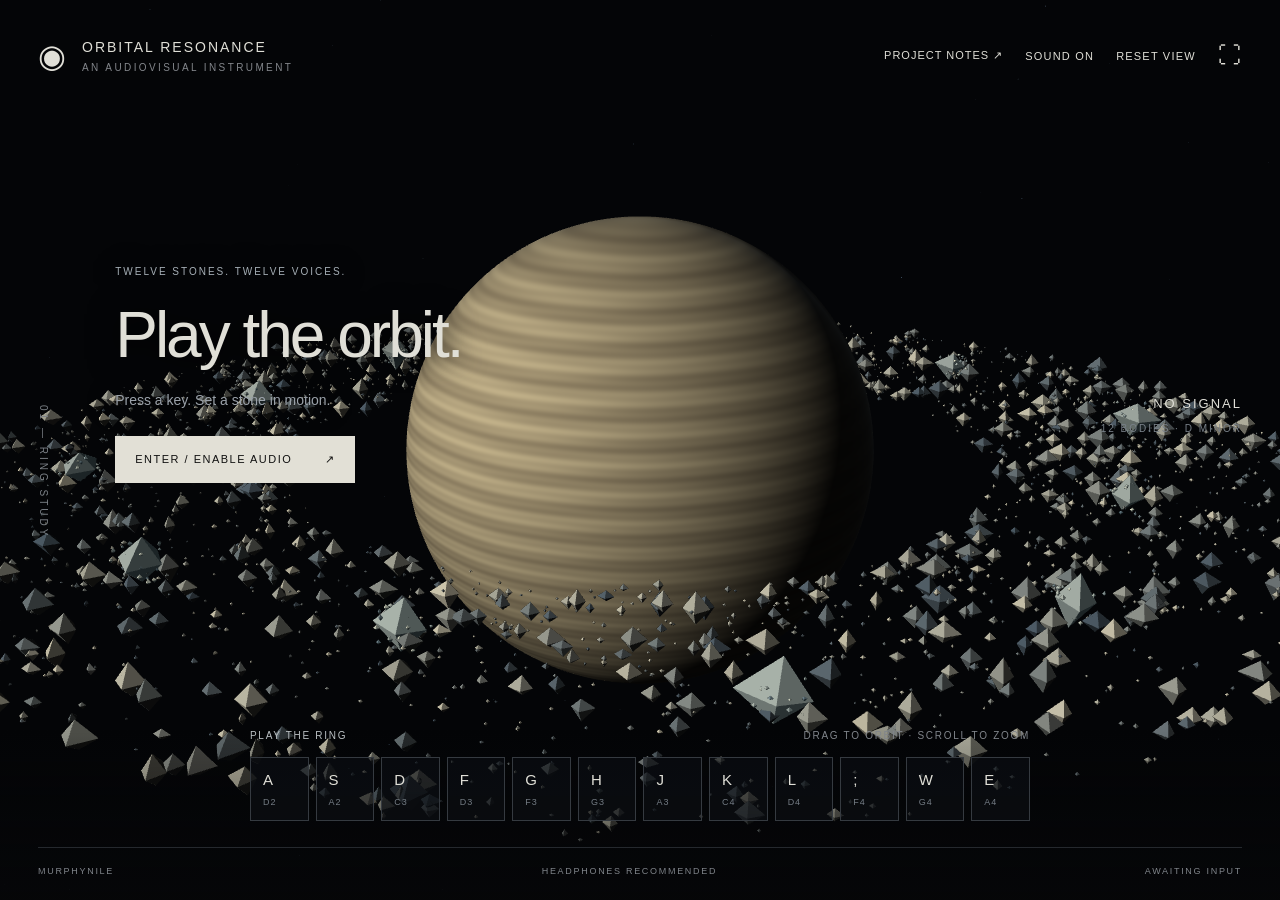
<file: orbital-resonance/index.html>
<!doctype html><html lang="en"><head><meta charset="utf-8"><meta name="viewport" content="width=device-width,initial-scale=1"><meta name="theme-color" content="#060709"><meta name="description" content="A playable planetary ring. Twelve stones, twelve voices. An audiovisual instrument by MurphyNile."><title>Orbital Resonance</title><link rel="icon" href="icon.svg"><link rel="stylesheet" href="style.css"></head><body><canvas id="space" aria-label="Interactive three dimensional planet and asteroid ring"></canvas><header><div class="identity"><span class="symbol">◉</span><div>ORBITAL RESONANCE<small>AN AUDIOVISUAL INSTRUMENT</small></div></div><div class="tools"><a href="README.md">PROJECT NOTES ↗</a><button id="sound" aria-label="Toggle sound">SOUND ON</button><button id="reset" aria-label="Reset view">RESET VIEW</button><button id="full" aria-label="Toggle fullscreen">⛶</button></div></header><main><div class="side">01 — RING STUDY</div><div class="readout"><span id="note">NO SIGNAL</span><small id="freq">12 BODIES · D MINOR</small><div id="meter"></div></div><div class="intro" id="intro"><span class="eyebrow">TWELVE STONES. TWELVE VOICES.</span><h1>Play the orbit.</h1><p>Press a key. Set a stone in motion.</p><button id="start">ENTER / ENABLE AUDIO <span>↗</span></button></div></main><footer><div class="instruction"><span>PLAY THE RING</span><span>DRAG TO ORBIT · SCROLL TO ZOOM</span></div><div id="keys" role="group" aria-label="Playable asteroid keys"></div><div class="bottom"><span>MURPHYNILE</span><span>HEADPHONES RECOMMENDED</span><span id="state">AWAITING INPUT</span></div></footer><div id="error" role="alert" hidden></div><script src="app.js"></script></body></html>
</file>
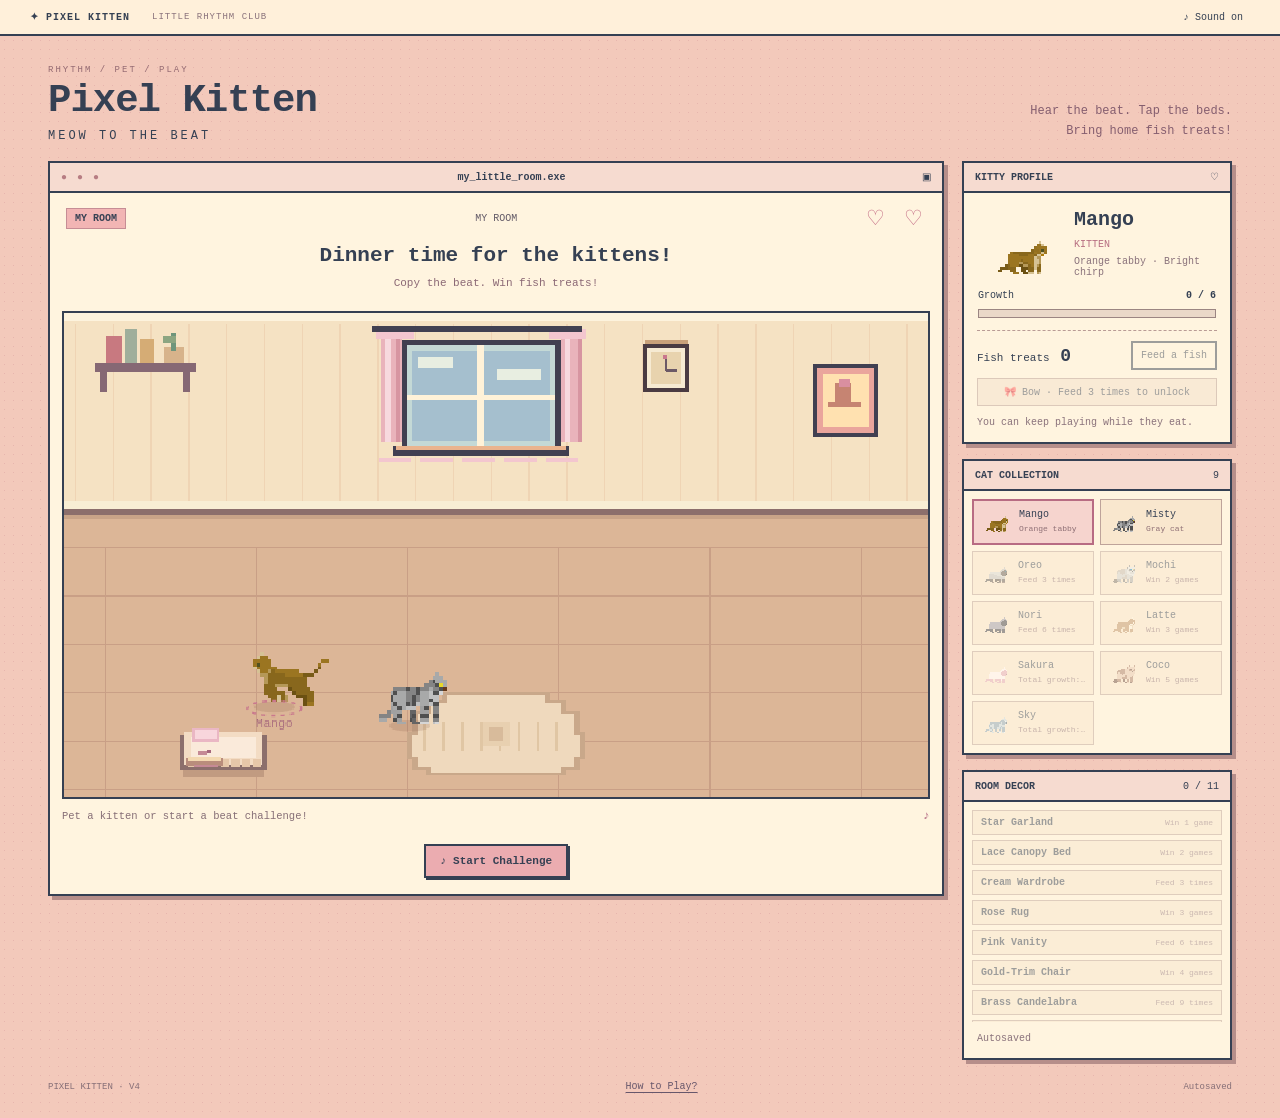
<file: pixel-kitten/Pixel_Kitten_EN.html>
<!doctype html>
<html lang="en">
<head>
<!-- pixel-kitten single-file build · generated by build.cjs · do not edit by hand -->
<meta charset="utf-8">
<meta name="viewport" content="width=device-width,initial-scale=1">
<title>Pixel Kitten · Meow to the Beat</title>
<style>
:root{--ink:#354053;--ink-soft:#6d6370;--pink:#e9a3a7;--cream:#fff4df;--panel:#fff6e7;--line:#b79d97;--muted:#8a727b;--rose:#b76e81;--mint:#8baa92}
*{box-sizing:border-box}
[hidden],button[hidden]{display:none!important}
body{margin:0;color:var(--ink);background:#f3c9bb;background-image:radial-gradient(#e7b5ae .7px,transparent .7px);background-size:9px 9px;font:13px 'Courier New','PingFang SC','Microsoft YaHei',monospace}
button{border:2px solid var(--ink);border-radius:0;background:var(--cream);color:var(--ink);padding:9px 13px;box-shadow:2px 2px 0 var(--ink);font:inherit;font-size:11px;cursor:pointer;transition:background .12s,transform .08s}
button:hover:not(:disabled){background:#ffdcb2}
button:active:not(:disabled){transform:translate(2px,2px);box-shadow:none}
button:focus-visible{outline:3px solid var(--rose);outline-offset:3px}
button:disabled{opacity:.48;cursor:default;box-shadow:none}
.primary{background:#ebacb0;font-weight:700}
canvas{image-rendering:pixelated;image-rendering:crisp-edges}
.desktop-bar{height:36px;display:flex;align-items:center;gap:22px;background:#fff0da;border-bottom:2px solid var(--ink);padding:0 max(20px,calc((100vw - 1220px)/2));font-size:10px;letter-spacing:1px}
.desktop-bar span{color:var(--muted);font-size:9px}
.desktop-bar button{margin-left:auto;border:0;padding:5px 7px;background:transparent;box-shadow:none;font-size:10px}
main{max-width:1240px;margin:0 auto;padding:25px 28px 0}
.desktop-heading{display:flex;justify-content:space-between;align-items:end;margin-bottom:19px}
.desktop-heading small{color:#946a72;letter-spacing:2px;font-size:9px}
h1{margin:5px 0 0;font-size:39px;letter-spacing:-1px;line-height:1.04}
h1 span{display:block;font-size:12px;letter-spacing:3px;font-weight:400;margin-top:8px}
.desktop-heading p{margin:0;color:#855e6f;font-size:12px;line-height:1.65;text-align:right}
.layout{display:grid;grid-template-columns:minmax(0,1fr) 270px;gap:18px;align-items:start}
.window{min-width:0;background:var(--cream);border:2px solid var(--ink);box-shadow:4px 4px 0 #b68e8a}
.titlebar{height:30px;background:#f6dbd0;border-bottom:2px solid var(--ink);padding:0 11px;display:flex;align-items:center;justify-content:space-between;gap:10px;font-size:10px}
.titlebar b{font-weight:700}
.dots{letter-spacing:2px;color:#b77d83}
.hud{min-height:39px;padding:11px 16px 0;display:flex;align-items:center;justify-content:space-between;gap:6px;font-size:11px}
#phase{padding:4px 8px;border:1px solid #c68d95;background:#f2b5b4;font-size:10px;font-weight:700}
#round{flex:1;text-align:center;font-size:10px;color:#625966}
#hearts{color:#c36b84;font-size:21px;letter-spacing:3px;white-space:nowrap}
.message{text-align:center;min-height:79px;padding:11px 12px 13px}
.message h2{font-size:21px;margin:0 0 7px;line-height:1.25}
.message p{font-size:11px;margin:0;color:#8b6875;line-height:1.45}
.scene{position:relative;margin:0 12px;aspect-ratio:16/9;background:#ead0b5;border:2px solid var(--ink);overflow:hidden}
#scene{display:block;width:100%;height:100%}
#bedControls{position:absolute;inset:0}
.bed-hit{position:absolute;width:21.8%;height:31%;padding:0;border:0;background:transparent!important;box-shadow:none;transform:translate(-50%,-65%);touch-action:manipulation}
.bed-hit:active{transform:translate(-50%,-65%)}
.bed-hit:hover:after,.bed-hit:focus-visible:after{content:'';position:absolute;inset:9%;border:2px dashed #fff8d7}
.bed-hit:disabled{opacity:1}
.bed-label{position:absolute;transform:translate(-50%,0);z-index:1;background:#fff0d6;border:1px solid #aa8b7c;color:#705b67;font-size:10px;line-height:1;padding:4px 6px;white-space:nowrap;pointer-events:none}
#overlay{position:absolute;inset:0;background:#fff1d7e8;display:flex;flex-direction:column;align-items:center;justify-content:center;text-align:center;gap:10px;padding:16px}
#overlay h2{font-size:31px;margin:0}
#overlay p{font-size:12px;line-height:1.6;margin:0;max-width:360px}
.bottom-strip{min-height:33px;margin:0 12px;display:flex;align-items:center;justify-content:space-between;gap:10px;color:#866e76;font-size:10.5px}
.bottom-strip #timer{color:#b36a84;font-size:12px;white-space:nowrap}
.game-actions{min-height:62px;padding:10px 12px 15px;display:flex;align-items:center;justify-content:center;gap:9px;flex-wrap:wrap}
.game-actions button{min-width:88px;padding:9px 14px}
aside{min-width:0;display:grid;gap:15px}
.profile{display:flex;align-items:center;gap:8px;padding:12px 11px 0}
.profile canvas{width:91px;height:76px;flex:none}
.profile h2{font-size:20px;margin:0 0 5px}
.profile span{font-size:10px;color:var(--rose)}
.profile p{font-size:10px;margin:5px 0 0;color:var(--muted)}
.growth{padding:9px 14px 12px;font-size:10px}
.growth span{display:flex;justify-content:space-between}
.growth>div{height:9px;margin-top:8px;background:#ead8c8;border:1px solid #9b8582}
.growth i{height:100%;display:block;background:#9dbb9d;width:0;transition:width .28s}
.inventory{margin:0 13px;display:flex;align-items:center;justify-content:space-between;gap:6px;border-top:1px dashed #b99b95;padding-top:10px;font-size:11px}
.inventory b{font-size:18px;margin-left:4px}
.inventory button{padding:7px 8px;font-size:10px;flex:none}
.dressup{padding:8px 13px 0}.dressup button{width:100%;padding:7px 6px;box-shadow:none;border:1px solid #b89b92;background:#f4e0cc;font-size:10px}
.small{font-size:10px;line-height:1.5;color:var(--muted);margin:9px 13px 12px}
#catList{padding:8px;display:grid;grid-template-columns:1fr 1fr;gap:6px;max-height:275px;overflow-y:auto}
.cat-option{min-width:0;display:flex;align-items:center;text-align:left;gap:4px;padding:5px 3px;background:#f9e7ce;border:1px solid #bea39a;box-shadow:none;font-size:10px}
.cat-option.selected{background:#f6d4ce;border:2px solid #b86c83}
.cat-option canvas{width:38px;height:32px;flex:none}
.cat-option span{min-width:0;overflow:hidden;text-overflow:ellipsis}
.cat-option small{display:block;font-size:8px;line-height:1.4;margin-top:3px;color:#8e6f75;white-space:nowrap;overflow:hidden;text-overflow:ellipsis}
#decorList{padding:8px;max-height:220px;overflow-y:auto;display:grid;gap:5px}
.decor-item{text-align:left;display:flex;flex-direction:row;align-items:center;justify-content:space-between;gap:4px;padding:6px 8px;font-size:10px;background:#f8e7cd;border:1px solid #bea39a;box-shadow:none}
.decor-item small{font-size:8px;color:#937880;text-align:right}
.decor-item.placed{background:#f4c9c7;border-color:#b76d81}
#catList::-webkit-scrollbar,#decorList::-webkit-scrollbar{width:6px}
#catList::-webkit-scrollbar-thumb,#decorList::-webkit-scrollbar-thumb{background:#c89f99}
footer{display:flex;justify-content:space-between;align-items:center;gap:12px;font-size:9px;color:#866f77;margin:18px 0 23px}
footer button{padding:3px 0;border:0;box-shadow:none;background:transparent;color:#67576b;font-size:10px;text-decoration:underline;text-underline-offset:3px}
dialog{max-width:min(490px,calc(100vw - 24px));max-height:86vh;overflow-y:auto;background:var(--cream);color:var(--ink);border:2px solid var(--ink);box-shadow:5px 5px 0 #b68e8a;padding:23px}
dialog::backdrop{background:#30364775}dialog h2{font-size:22px;margin:0 0 16px}dialog p{font-size:11px;line-height:1.8;margin:0 0 12px}.help-credit{color:var(--muted);font-size:9px}
.noscript{margin:18px;padding:15px;background:#fff1d9;border:2px solid var(--ink)}
@keyframes pkPulse{0%{filter:none}28%{filter:brightness(1.55) saturate(1.3)}100%{filter:none}}
.pulse{animation:pkPulse .45s ease-out}
/* Comparison is readable but secondary to the room. */
.compare{margin:9px 12px 0;padding:11px 13px;background:#fff7e6;border:1px solid #bba39a;color:#5e5262}
.cmp-head,.cmp-finale-head{display:flex;justify-content:space-between;align-items:center;gap:10px;margin-bottom:8px}
.cmp-head b,.cmp-finale-head b{font-size:12px}.cmp-head span,.cmp-finale-head span{font-size:10px;color:#90747b;text-align:right}
.cmp-row{display:flex;align-items:center;gap:9px;height:32px}
.cmp-label{width:38px;flex:none;font-size:11px;font-weight:700}
.cmp-track{position:relative;flex:1;height:27px;background:#f1dfc9;border:1px solid #d1b8a4;overflow:hidden}
.cmp-note{position:absolute;top:3px;width:18px;height:20px;line-height:18px;border:1px solid #685d68;transform:translateX(-50%);text-align:center;font-size:10px;font-weight:bold;color:#28313d}
.cmp-absent{background:#c9bcb1}
.cmp-key{display:flex;align-items:center;gap:6px;margin:8px 0 0;flex-wrap:wrap;font-size:9px;color:#8c7277}
.cmp-key i{width:9px;height:9px;margin-left:6px;border:1px solid #615765;display:inline-block}
.cmp-finale{margin-top:12px;padding-top:11px;border-top:1px dashed #c1a5a4}
.cmp-finale-head{margin:7px 0}.cmp-actions{display:flex;gap:7px;flex-wrap:wrap;margin:5px 0 9px}
.cmp-actions button{min-width:91px;padding:6px 10px;box-shadow:none;font-size:10px}
.cmp-stats{font-size:10px;color:#8c737a;margin:12px 0 1px}
/* During a challenge, the cats are the only interactive target. */
.challenge-mode aside{display:none!important}
.challenge-mode .layout{grid-template-columns:minmax(0,1fr)}
.challenge-mode .game-window{width:100%;max-width:905px;margin:auto}
.challenge-mode .desktop-heading{max-width:905px;margin:0 auto 15px}
.challenge-mode .desktop-heading p{display:none}
.challenge-mode main{padding-top:15px}
@media(max-width:850px){
 main{padding:18px 13px 0}.layout{grid-template-columns:minmax(0,1fr);gap:17px}
 aside{grid-template-columns:repeat(2,minmax(0,1fr))}aside .window:last-child{grid-column:1/-1}
 .desktop-heading h1{font-size:33px}.desktop-heading p{display:none}
 .desktop-bar{padding:0 13px}.desktop-bar>span{display:none}
 .message{min-height:72px}.scene{margin:0 8px}.bottom-strip{margin:0 8px}
 .compare{margin:7px 8px 0}.game-actions{padding:8px 9px 13px}
}
@media(max-width:520px){
 aside{grid-template-columns:minmax(0,1fr)}aside .window:last-child{grid-column:auto}
 .desktop-heading{margin-bottom:14px}.desktop-heading h1{font-size:29px}
 .desktop-bar{height:34px}.message h2{font-size:18px}.message p{font-size:10px}
 .scene{aspect-ratio:16/9}.hud{padding:9px 8px 0;min-height:33px}
 #phase{font-size:9px}#round{font-size:9px}#hearts{font-size:17px;letter-spacing:1px}
 .bed-label{font-size:8px;padding:2px 4px}
 .bottom-strip{font-size:9px;min-height:34px;align-items:center}
 .game-actions button{font-size:10px;padding:8px;min-width:76px}
 .cmp-label{width:30px;font-size:9px}.cmp-note{width:14px;height:18px;font-size:9px;line-height:16px}
 .cmp-head{flex-wrap:wrap}.cmp-head b{font-size:11px}.cmp-head span{font-size:9px}
 .cmp-finale-head span{font-size:9px}
}

</style>
</head>
<body>
<noscript><div class="noscript">Turn on JavaScript to play Pixel Kitten.</div></noscript>
<div class="desktop-bar"><b>✦ PIXEL KITTEN</b><span>LITTLE RHYTHM CLUB</span><button id="sound" type="button">♪ Sound on</button></div>
<main>
<header class="desktop-heading">
  <div><small>RHYTHM / PET / PLAY</small><h1>Pixel Kitten <span>MEOW TO THE BEAT</span></h1></div>
  <p>Hear the beat. Tap the beds.<br>Bring home fish treats!</p>
</header>
<div class="layout">
  <section class="window game-window" aria-label="Game screen">
    <div class="titlebar"><span class="dots">● ● ●</span><b id="windowTitle">my_little_room.exe</b><span>▣</span></div>
    <div class="hud"><span id="phase">MY ROOM</span><span id="round">MY ROOM</span><span id="hearts">♡ ♡</span></div>
    <div class="message"><h2 id="prompt">Dinner time for the kittens!</h2><p id="hint">Copy the beat. Win fish treats!</p></div>
    <div class="scene"><canvas id="scene" width="640" height="360" aria-label="Pixel kitten room"></canvas><div id="bedControls"></div><div id="overlay" hidden></div></div>
    <div id="compare" class="compare" hidden></div>
    <div class="bottom-strip"><span id="status">Pet a kitten or start a challenge!</span><strong id="timer">♪</strong></div>
    <div class="game-actions" id="actions"></div>
  </section>
  <aside aria-label="Kitten care and collection">
    <section class="window">
      <div class="titlebar"><b>KITTY PROFILE</b><span>♡</span></div>
      <div class="profile"><canvas id="portrait" width="96" height="80"></canvas><div><h2 id="catName">Mango</h2><span id="age">Kitten</span><p id="personality"></p></div></div>
      <div class="growth"><span>Growth <b id="growthText">0 / 6</b></span><div><i id="growthBar"></i></div></div>
      <div class="inventory"><span>Fish treats <b id="fish">0</b></span><button id="feed">Feed a fish</button></div>
      <div class="dressup"><button id="bow">🎀 Bow</button></div>
      <p id="feedNote" class="small">You can keep playing while they eat.</p>
    </section>
    <section class="window"><div class="titlebar"><b>CAT COLLECTION</b><span>9</span></div><div id="catList"></div></section>
    <section class="window"><div class="titlebar"><b>ROOM DECOR</b><span id="decorCount">0 / 11</span></div><div class="collectibles" id="decorList"></div><p class="small" id="saveStatus">Autosaved</p></section>
  </aside>
</div>
<footer><span>PIXEL KITTEN · V4</span><button id="help">How to Play?</button><span>Autosaved</span></footer>
</main>
<dialog id="helpDialog">
<h2>How to Play?</h2>
<p><b>Meet the Band</b> Tap the four beds. Each cat has its own meow.</p>
<p><b>Copy the Beat</b> Listen first, then tap the same cats in the same rhythm. Or press 1–4.</p>
<p><b>Four Rounds</b> Each round gets trickier. You get two misses per game. Win all four for 3 fish treats!</p>
<p><b>Freestyle</b> Make your own tune before or after the challenge. No scores! After a Good, you can practice again for free.</p>
<p><b>Kitten Care</b> Feed your cats, help them grow, and unlock new friends and furniture. Your game saves in this browser.</p>
<p class="help-credit">Cat pixel art by LuizMelo (Pet Cats Pack, CC0). More credits in SOURCES.md.</p>
<button id="closeHelp">Back to Game</button>
</dialog>
<script>
(function(root){
const CAT_COUNT=9,SLOT_COUNT=4,ROUND_COUNT=4,MAX_FAILURES=2;
const ROUND_NAMES=['Easy','Normal','Hard','Final'],ROUND_LENGTHS=[3,4,5,6];
const ROUND_GAPS=[[.95,1.1,.85],[.8,.95,1.05],[.65,.8,1.0],[.58,.7,.85]];
const TOL_MIN=.22,TOL_RATIO=.36;
const UNLOCK_RULES=[
 {kind:'free',hint:'Starter cat'},
 {kind:'free',hint:'Starter cat'},
 {kind:'feeds',need:3,hint:'Feed 3 times'},
 {kind:'wins',need:2,hint:'Win 2 games'},
 {kind:'feeds',need:6,hint:'Feed 6 times'},
 {kind:'wins',need:3,hint:'Win 3 games'},
 {kind:'growth',need:12,hint:'Total growth: 12'},
 {kind:'wins',need:5,hint:'Win 5 games'},
 {kind:'growth',need:24,hint:'Total growth: 24'},
];
// The room decorations follow the pink, cream and rosewood furniture mood of the reference sheet.
const DECOR=[
 {id:'garland',name:'Star Garland',en:'star garland',kind:'wins',need:1,hint:'Win 1 game'},
 {id:'canopy',name:'Lace Canopy Bed',en:'canopy bed',kind:'wins',need:2,hint:'Win 2 games'},
 {id:'wardrobe',name:'Cream Wardrobe',en:'wardrobe',kind:'feeds',need:3,hint:'Feed 3 times'},
 {id:'rug',name:'Rose Rug',en:'rose rug',kind:'wins',need:3,hint:'Win 3 games'},
 {id:'vanity',name:'Pink Vanity',en:'vanity',kind:'feeds',need:6,hint:'Feed 6 times'},
 {id:'armchair',name:'Gold-Trim Chair',en:'armchair',kind:'wins',need:4,hint:'Win 4 games'},
 {id:'candelabra',name:'Brass Candelabra',en:'candelabra',kind:'feeds',need:9,hint:'Feed 9 times'},
 {id:'screen',name:'Carved Screen',en:'folding screen',kind:'wins',need:5,hint:'Win 5 games'},
 {id:'chaise',name:'Rose Chaise',en:'chaise lounge',kind:'feeds',need:12,hint:'Feed 12 times'},
 {id:'tv',name:'Retro TV',en:'retro tv',kind:'wins',need:6,hint:'Win 6 games'},
 {id:'chest',name:'Travel Trunk',en:'steamer trunk',kind:'feeds',need:15,hint:'Feed 15 times'},
];
function tolerance(gap){return Math.max(TOL_MIN,gap*TOL_RATIO)}
// Compare two relative event lists ({cat,t}) purely from their real timestamps.
// The first click starts both timelines at 0, so reaction speed is never scored.
function compareAttempt(target,player){
 const events=[];
 for(let i=0;i<target.length;i++){
  const te=target[i],pe=player[i];
  let status='miss',targetGap=null,playerGap=null,delta=null;
  if(i===0){
   status=pe?(pe.cat===te.cat?'first':'order'):'miss';
  }else if(!pe){
   status='miss';
  }else if(pe.cat!==te.cat||player[i-1].cat!==target[i-1].cat){
   status='order';
  }else{
   targetGap=+(te.t-target[i-1].t).toFixed(3);
   playerGap=+(pe.t-player[i-1].t).toFixed(3);
   delta=+(playerGap-targetGap).toFixed(3);
   status=Math.abs(delta)<=tolerance(targetGap)?'on':delta<0?'early':'late';
  }
  events.push({i,cat:te.cat,playerCat:pe?pe.cat:null,targetGap,playerGap,delta,status});
 }
 return{target:target.map(e=>({cat:e.cat,t:e.t})),player:player.map(e=>({cat:e.cat,t:e.t})),events,played:player.length,total:target.length};
}
function totalGrowth(s){return s.growth.reduce((a,b)=>a+b,0)}
function makeRandom(seed){let a=(Number(seed)||1)>>>0;return function(){a=(a+0x6d2b79f5)|0;let t=Math.imul(a^(a>>>15),1|a);t=(t+Math.imul(t^(t>>>7),61|t))^t;return ((t^(t>>>14))>>>0)/4294967296}}
function pick(list,rand){return list[Math.floor(rand()*list.length)]}
// A small musical motif grows across four rounds, instead of four unrelated random strings.
// The reference is intentionally authored by the game. That is the standard being tested.
function roundTolerance(round,gap){return tolerance(gap)*(round>=2?.9:1)}
function makeRounds(seed){
 const rand=makeRandom(seed),order=[0,1,2,3];
 for(let i=order.length-1;i>0;i--){const j=Math.floor(rand()*(i+1));[order[i],order[j]]=[order[j],order[i]]}
 const motifs=[[0,1,0,2,1,3],[0,1,2,1,0,3],[0,1,0,2,3,2],[0,1,2,0,1,3]];
 const motif=pick(motifs,rand).map(n=>order[n]);
 const gapSets=[
  [[.94,1.05],[1.08,.91]],
  [[.85,1.02,.78],[.95,.78,1.08]],
  [[.72,.91,1.16,.68],[.81,1.1,.7,.87]],
  [[.64,.84,.56,1.08,.72],[.79,.57,1.06,.68,.61]]
 ];
 return ROUND_LENGTHS.map((len,r)=>{
  const gaps=pick(gapSets[r],rand);let t=0;
  const events=motif.slice(0,len).map((cat,i)=>{
   if(i)t+=gaps[i-1];
   return{cat,t:+t.toFixed(3)};
  });
  return{name:ROUND_NAMES[r],events};
 });
}
function signature(rounds){return rounds.map(r=>r.events.map(e=>e.cat+':'+e.t).join(',')).join('|')}
class Challenge{
 constructor(emit=()=>{}){
  this.emit=emit;this.phase='idle';this.round=0;this.failures=0;this.inputs=[];this.end=0;this.cursor=0;
  this.feedback='';this.reason='';this.accuracy=0;this.now=0;this.rounds=makeRounds(1);
  this.participants=[0,1,2,3];this.seed=1;this.lastSignature='';this.roundAttempts=[[],[],[],[]];
  this.lastAttempt=null;this.roundCleared=false;this.practicing=false;this.voluntaryRepeats=0;
  this.beforeComposition=[];this.afterComposition=[];this.composeMode='before';this.composeStart=0;
 }
 set(phase,now,end=Infinity){this.phase=phase;this.now=now;this.end=end;this.emit('phase',this)}
 start(now,options={}){
  const seed=Number.isInteger(options.seed)?options.seed:(Math.random()*0x7fffffff)|0;
  let rounds=options.rounds;
  if(!rounds){rounds=makeRounds(seed);let guard=0;while(signature(rounds)===this.lastSignature&&guard++<6)rounds=makeRounds((Math.random()*0x7fffffff)|0)}
  this.seed=seed;this.rounds=rounds;this.lastSignature=signature(rounds);
  this.participants=(options.participants||[0,1,2,3]).slice(0,SLOT_COUNT);
  this.round=0;this.failures=0;this.inputs=[];this.accuracy=0;this.feedback='';this.reason='';
  this.roundAttempts=[[],[],[],[]];this.lastAttempt=null;this.roundCleared=false;this.practicing=false;this.voluntaryRepeats=0;
  this.beforeComposition=[];this.afterComposition=[];this.composeMode='before';this.composeStart=0;
  if(options.skipFamiliar)this.startCompose(now,'before');else this.set('familiar',now,now+30);
 }
 countdown(now){this.inputs=[];this.cursor=0;this.set('countdown',now,now+3)}
 skip(now){if(this.phase==='familiar')this.startCompose(now,'before')}
 events(){return this.rounds[this.round].events}
 recordAttempt(result){
  const target=this.events().map(e=>({cat:e.cat,t:e.t}));
  const start=this.inputs.length?this.inputs[0].t:0;
  const player=this.inputs.map(p=>({cat:p.cat,t:+(p.t-start).toFixed(3)}));
  const attempt={round:this.round,result,accuracy:result==='Miss'?null:this.accuracy,target,player,
   comparison:compareAttempt(target,player),reason:this.reason,voluntary:this.practicing,
   index:this.roundAttempts[this.round].length+1,at:+this.now.toFixed(3)};
  this.roundAttempts[this.round].push(attempt);this.lastAttempt=attempt;return attempt;
 }
 advance(now){
  if(this.phase!=='feedback')return;
  if(this.feedback==='Miss'&&!this.roundCleared){this.countdown(now);return}
  this.practicing=false;this.roundCleared=false;
  if(this.round===ROUND_COUNT-1){this.set('won',now);return}
  this.round++;this.countdown(now);
 }
 practiceAgain(now){
  if(this.phase!=='feedback'||!this.roundCleared||this.feedback==='Perfect!')return false;
  this.practicing=true;this.voluntaryRepeats++;this.countdown(now);return true;
 }
 startCompose(now,kind='before'){
  if(kind==='after'&&this.phase!=='won')return false;
  if(kind==='after')this.afterComposition=[];
  this.composeMode=kind;this.composeStart=now;
  this.set(kind==='after'?'compose_after':'compose_before',now,now+6);return true;
 }
 composeInput(cat,now){
  if(!['compose_before','compose_after'].includes(this.phase))return false;
  const events=this.composeMode==='before'?this.beforeComposition:this.afterComposition;
  if(events.length>=64)return false;
  events.push({cat,id:this.participants[cat],t:now});
  this.emit('meow',{slot:cat,cat,at:now,source:this.phase});return true;
 }
 compositionRelative(kind='before'){
  const events=kind==='after'?this.afterComposition:this.beforeComposition;
  if(!events.length)return[];
  const first=events[0].t;
  return events.map(e=>({cat:e.cat,id:e.id,t:+(e.t-first).toFixed(3)}));
 }
 finishCompose(now){
  if(this.phase==='compose_before')this.countdown(now);
  else if(this.phase==='compose_after')this.set('won',now);
 }
 tick(now){this.now=now;
  if(this.phase==='familiar'&&now>=this.end)this.startCompose(now,'before');
  else if(this.phase==='countdown'&&now>=this.end){this.listenAt=now+.12;this.cursor=0;this.set('listen',now)}
  else if(this.phase==='listen'){
   const ev=this.events();
   while(this.cursor<ev.length&&now>=this.listenAt+ev[this.cursor].t){
    const e=ev[this.cursor++];this.emit('meow',{slot:e.cat,cat:e.cat,at:this.listenAt+e.t,source:'demo'});
   }
   const last=ev[ev.length-1];
   if(now>=this.listenAt+last.t+LENGTHS[this.participants[last.cat]]+.48){this.inputs=[];this.set('repeat',now,now+10)}
  }
  else if(this.phase==='repeat'&&now>this.end)this.fail('Beat unfinished',now);
  else if(['compose_before','compose_after'].includes(this.phase)&&now>=this.end)this.finishCompose(now);
  else if(this.phase==='feedback'&&now>=this.end)this.advance(now);
 }
 input(cat,now){
  if(!['familiar','repeat'].includes(this.phase))return false;
  this.emit('meow',{slot:cat,cat,at:now,source:'player'});
  if(this.phase==='familiar')return true;
  const seq=this.events(),i=this.inputs.length;
  if(i>=seq.length)return false;
  this.inputs.push({cat,t:now});
  if(cat!==seq[i].cat){this.fail('Wrong cat!',now);return true}
  if(i){
   const target=seq[i].t-seq[i-1].t,actual=now-this.inputs[i-1].t,tol=roundTolerance(this.round,target);
   if(Math.abs(actual-target)>tol){this.fail(actual<target?'Too fast!':'Too slow!',now);return true}
  }
  if(this.inputs.length===seq.length){
   const errors=this.inputs.slice(1).map((p,j)=>Math.abs((p.t-this.inputs[j].t)-(seq[j+1].t-seq[j].t))/roundTolerance(this.round,seq[j+1].t-seq[j].t));
   this.accuracy=Math.max(0,Math.min(100,Math.round(100-40*errors.reduce((a,b)=>a+b,0)/errors.length)));
   this.feedback=this.accuracy>=90?'Perfect!':'Good!';this.reason='Nailed the beat!';
   this.recordAttempt(this.feedback);this.roundCleared=true;
   // Good can be accepted or practiced voluntarily; no countdown forces a choice.
   this.set('feedback',now,this.feedback==='Good!'?Infinity:now+1.8);
  }else this.end=now+(seq[i+1].t-seq[i].t)+2;
  return true;
 }
 fail(reason,now){
  if(this.phase!=='repeat')return;
  if(!this.practicing&&!this.roundCleared)this.failures++;
  this.reason=reason;this.feedback='Miss';this.recordAttempt('Miss');
  if(this.failures>MAX_FAILURES){this.set('lost',now);return}
  this.set('feedback',now,this.roundCleared?Infinity:now+1.9);
 }
 cancel(){this.phase='idle'}
}
const LENGTHS=[.46,.62,.29,.74,.5,.56,.34,.66,.42];
const fresh=()=>({version:1,selected:0,fish:0,feeds:0,wins:0,growth:Array(CAT_COUNT).fill(0),decor:false,bow:false,placed:{}});
function normalize(v){const s=fresh();if(v&&v.version===1){
 for(const k of ['fish','feeds','wins'])s[k]=Math.max(0,Math.floor(Number(v[k])||0));
 if(Array.isArray(v.growth))for(let i=0;i<CAT_COUNT;i++)s.growth[i]=Math.max(0,Math.min(6,Math.floor(Number(v.growth[i])||0)));
 s.selected=Number.isInteger(v.selected)&&v.selected>=0&&v.selected<CAT_COUNT?v.selected:0;
 s.decor=!!v.decor;s.bow=!!v.bow;
 const placed=v.placed&&typeof v.placed==='object'?v.placed:{};
 for(const d of DECOR){const stored=d.id==='garland'&&placed.garland===undefined?v.decor:placed[d.id];s.placed[d.id]=!!stored}
 }return s}
function unlocked(s,id){if(!(id>=0&&id<CAT_COUNT))return false;const rule=UNLOCK_RULES[id];if(!rule)return false;if(rule.kind==='free')return true;if(rule.kind==='feeds')return s.feeds>=rule.need;if(rule.kind==='wins')return s.wins>=rule.need;if(rule.kind==='growth')return totalGrowth(s)>=rule.need;return false}
function unlockHint(s,id){const rule=UNLOCK_RULES[id]||{hint:''};return unlocked(s,id)?'Unlocked':rule.hint}
function decorUnlocked(s,id){const d=DECOR.find(x=>x.id===id);if(!d)return false;if(d.kind==='wins')return s.wins>=d.need;if(d.kind==='feeds')return s.feeds>=d.need;if(d.kind==='growth')return totalGrowth(s)>=d.need;if(d.kind==='free')return true;return false}
function decorHint(s,id){const d=DECOR.find(x=>x.id===id);return d?d.hint:''}
function toggleDecor(s,id){if(!decorUnlocked(s,id))return false;s.placed[id]=!s.placed[id];if(id==='garland')s.decor=s.placed[id];return true}
function feed(s){if(s.fish<1||s.growth[s.selected]>=6)return false;s.fish--;s.feeds++;s.growth[s.selected]++;return true}
function reward(s){s.wins++;s.fish+=3;return 3}
function nextFeedTarget(s,from=s.selected){for(let i=1;i<=CAT_COUNT;i++){const id=(from+i)%CAT_COUNT;if(unlocked(s,id)&&s.growth[id]<6)return id}return from}
// Rhythm club guests: the chosen kitten plus other owned kittens, topped up with visitors.
function pickParticipants(s,rand=Math.random){const owned=[];for(let i=0;i<CAT_COUNT;i++)if(unlocked(s,i))owned.push(i);const pool=owned.filter(id=>id!==s.selected);for(let i=pool.length-1;i>0;i--){const j=Math.floor(rand()*(i+1));[pool[i],pool[j]]=[pool[j],pool[i]]}const picks=[];if(owned.includes(s.selected))picks.push(s.selected);for(const id of pool){if(picks.length>=SLOT_COUNT)break;picks.push(id)}if(picks.length<SLOT_COUNT){const rest=[];for(let i=0;i<CAT_COUNT;i++)if(!picks.includes(i))rest.push(i);for(let i=rest.length-1;i>0;i--){const j=Math.floor(rand()*(i+1));[rest[i],rest[j]]=[rest[j],rest[i]]}for(const id of rest){if(picks.length>=SLOT_COUNT)break;picks.push(id)}}return picks.slice(0,SLOT_COUNT)}
const api={CAT_COUNT,SLOT_COUNT,ROUND_COUNT,MAX_FAILURES,DECOR,UNLOCK_RULES,tolerance,roundTolerance,totalGrowth,makeRounds,signature,compareAttempt,Challenge,LENGTHS,fresh,normalize,unlocked,unlockHint,decorUnlocked,decorHint,toggleDecor,feed,reward,nextFeedTarget,pickParticipants};if(typeof module!=='undefined')module.exports=api;else root.Kitten=api;
})(globalThis);

</script>
<script>
const CAT_SPRITES=[{"Idle": "[data-uri]", "Meow": "[data-uri]", "Run": "[data-uri]", "Sitting": "[data-uri]"}, {"Idle": "[data-uri]", "Meow": "[data-uri]", "Run": "[data-uri]", "Sitting": "[data-uri]"}, {"Idle": "[data-uri]", "Meow": "[data-uri]", "Run": "[data-uri]", "Sitting": "[data-uri]"}, {"Idle": "[data-uri]", "Meow": "[data-uri]", "Run": "[data-uri]", "Sitting": "[data-uri]"}];
const spriteImages=CAT_SPRITES.map(set=>Object.fromEntries(Object.entries(set).map(([k,v])=>{const img=new Image();img.src=v;img.onload=()=>{if(typeof profile==='function')profile()};return [k,img]})));
/* Original code-drawn room and fallback sprites. Downloaded CC0 sprites are loaded below when present. */
window.CATS=[
 {name:'Mango',cn:'Orange tabby',color:'#e8a04d',dark:'#b76d3e',light:'#f7d596',voice:'Bright chirp',base:0,ramp:null},
 {name:'Misty',cn:'Gray cat',color:'#89939d',dark:'#5c6877',light:'#c5cacf',voice:'Deep meow',base:1,ramp:null},
 {name:'Oreo',cn:'Tuxedo cat',color:'#e9e4d4',dark:'#454557',light:'#fff6e1',voice:'Tiny squeak',base:2,ramp:null},
 {name:'Mochi',cn:'Cream cat',color:'#e6cfa6',dark:'#b39a7c',light:'#fff3d8',voice:'Soft trill',base:3,ramp:null},
 {name:'Nori',cn:'Black cat',color:'#4b4b5b',dark:'#23232e',light:'#7d7d90',voice:'Raspy meow',base:2,ramp:['#1f1f2a','#3b3b49','#616174','#9a9aad']},
 {name:'Latte',cn:'Latte cat',color:'#c9a37a',dark:'#8a6547',light:'#efd9b7',voice:'Gentle meow',base:0,ramp:['#7d5a40','#bd9268','#e8cfae','#fff4df']},
 {name:'Sakura',cn:'Pink cat',color:'#eab7c4',dark:'#b57b8c',light:'#ffdde6',voice:'Sweet squeak',base:2,ramp:['#a86e82','#e2a8b8','#fbd4de','#fff4f7']},
 {name:'Coco',cn:'Chocolate cat',color:'#855b4a',dark:'#4d342b',light:'#c39b82',voice:'Low purr',base:3,ramp:['#3f2a24','#6d4b3f','#a87d68','#e8c7b0']},
 {name:'Sky',cn:'Blue cat',color:'#9db3c9',dark:'#64798d',light:'#dbe7f1',voice:'Clear call',base:1,ramp:['#4f6479','#8aa3b8','#c5d7e4','#f2f8fd']},
];
window.Art=(()=>{const ink='#414051';
 function rect(c,x,y,w,h,col){c.fillStyle=col;c.fillRect(Math.round(x),Math.round(y),w,h)}
 function hex(h){return [parseInt(h.slice(1,3),16),parseInt(h.slice(3,5),16),parseInt(h.slice(5,7),16)]}
 const tinted=new Map();
 function sheetFor(id,pose){const p=CATS[id],base=spriteImages[p.base]||spriteImages[0];const source=base[pose]||base.Idle;if(!p.ramp||!source||!source.complete||!source.naturalWidth)return source;const key=id+':'+pose;const cached=tinted.get(key);if(cached)return cached;
  try{const cv=document.createElement('canvas');cv.width=source.naturalWidth;cv.height=source.naturalHeight;const g=cv.getContext('2d');g.imageSmoothingEnabled=false;g.drawImage(source,0,0);const data=g.getImageData(0,0,cv.width,cv.height),px=data.data,ramp=p.ramp.map(hex);for(let i=0;i<px.length;i+=4){if(!px[i+3])continue;const l=(px[i]*.299+px[i+1]*.587+px[i+2]*.114)/255;const col=ramp[l<.28?0:l<.53?1:l<.76?2:3];px[i]=col[0];px[i+1]=col[1];px[i+2]=col[2]}g.putImageData(data,0,0);tinted.set(key,cv);return cv}catch(e){tinted.set(key,source);return source}}
 function cat(c,id,x,y,scale=3,frame=0,bow=false,pose='Idle',flip=false){
  const p=CATS[id]||CATS[0],sheetPose=pose==='Roll'?'Meow':pose==='Lie'||pose==='Eat'?'Idle':pose==='Walk'?'Run':pose;
  const im=sheetFor(id,sheetPose)||sheetFor(id,'Idle');
  if(im&&(im.complete===undefined||im.complete)&&(im.naturalWidth||im.width)){
   const count=Math.max(1,Math.round((im.naturalWidth||im.width)/50)),sc=scale*1.3;
   const f=pose==='Walk'?Math.floor(frame*4)%2:Math.floor(frame*(pose==='Roll'?14:pose==='Run'?14:10))%count;
   c.save();c.imageSmoothingEnabled=false;c.translate(Math.round(x),Math.round(y));if(flip)c.scale(-1,1);
   if(pose==='Lie'){const br=1+Math.sin(frame*2.2)*.02;c.scale(1.08,.78*br);c.drawImage(im,f*50,0,50,50,-25*sc,-25.5*sc,50*sc,50*sc)}
   else if(pose==='Eat'){const br=1+Math.sin(frame*10)*.02;c.scale(1.06,.8*br);c.drawImage(im,f*50,0,50,50,-25*sc,-26*sc,50*sc,50*sc)}
   else if(pose==='Roll'){const cy=-6*sc,hop=Math.sin(Math.max(0,Math.min(1,frame))*Math.PI)*7*scale;c.translate(0,cy-hop);c.rotate(frame*Math.PI*2);c.drawImage(im,f*50,0,50,50,-25*sc,-26*sc,50*sc,50*sc)}
   else{c.drawImage(im,f*50,0,50,50,Math.round(-25*sc),Math.round(-32*sc),50*sc,50*sc);if(bow){rect(c,4*sc,-9*sc,5*sc,2*sc,'#d7749a');rect(c,6*sc,-10*sc,2*sc,4*sc,'#ae5780')}}
   c.restore();return;
  }
  // Code-drawn fallback keeps every cat visible even before its sheet finishes loading.
  c.save();c.translate(Math.round(x),Math.round(y));if(flip)c.scale(-1,1);c.scale(scale,scale);const R=(x,y,w,h,col)=>rect(c,x,y,w,h,col);
  const tail=Math.sin(frame*9)>0?0:1;R(8,-10,4,2,ink);R(11,-15+tail,3,6,ink);R(12,-17+tail,2,3,ink);R(9,-9,3,1,p.color);R(12,-14+tail,1,4,p.color);
  R(-7,-12,15,11,ink);R(-6,-13,13,11,p.color);R(-7,-3,5,3,ink);R(3,-3,5,3,ink);R(-6,-3,3,2,p.light);R(4,-3,3,2,p.light);R(-3,-10,6,8,p.light);
  R(-9,-21,18,10,ink);R(-8,-22,4,3,ink);R(-8,-25,2,4,ink);R(-6,-23,2,3,ink);R(4,-22,4,3,ink);R(6,-25,2,4,ink);R(4,-23,2,3,ink);R(-8,-20,16,8,p.color);R(-7,-22,3,4,p.color);R(4,-22,3,4,p.color);R(-7,-22,1,2,'#dc9a98');R(6,-22,1,2,'#dc9a98');
  if(id===0){R(-2,-21,1,3,p.dark);R(1,-21,1,3,p.dark);R(-8,-17,2,1,p.dark);R(6,-17,2,1,p.dark);R(-6,-9,2,1,p.dark)}if(id===2){R(-7,-21,5,5,p.dark);R(3,-12,4,5,p.dark);R(4,-22,3,5,p.dark)}
  R(-5,-17,2,2,ink);R(3,-17,2,2,ink);R(-5,-17,1,1,'#fff8dc');R(3,-17,1,1,'#fff8dc');R(-3,-14,6,2,p.light);R(-1,-15,2,1,'#c77989');R(0,-13,1,Math.sin(frame*12)>0?2:1,ink);R(-10,-14,3,1,p.dark);R(7,-14,3,1,p.dark);if(bow){R(-4,-11,3,3,'#d56b8c');R(2,-11,3,3,'#d56b8c');R(-1,-10,3,1,'#a85677')}
  c.restore()}
 function shadow(c,x,y,w,alpha=.22){c.save();c.globalAlpha=alpha;c.fillStyle='#7d5344';
  if(typeof c.ellipse==='function'){c.beginPath();c.ellipse(x,y,w,w*.28,0,0,Math.PI*2);c.fill()}
  else c.fillRect(Math.round(x-w),Math.round(y-2),Math.round(w*2),4);
  c.restore()}
 function bowAt(c,x,y,s=1){rect(c,x-4*s,y-3*s,8*s,2*s,'#d7749a');rect(c,x-1*s,y-1*s,2*s,2*s,'#ae5780')}
 // Challenge cushion, tinted with the participating kitten's coat.
 function bed(c,id,x,y){const p=CATS[id]||CATS[0],R=(a,b,w,h,col)=>rect(c,x+a,y+b,w,h,col);
  R(-42,4,84,7,'#c19b81');
  R(-44,-8,88,16,ink);R(-41,-10,82,16,p.dark);R(-37,-12,74,14,p.color);R(-33,-11,66,10,p.light);
  for(let i=-30;i<=30;i+=15)R(i,-3,5,5,p.dark);
  R(-40,-10,6,4,'#f7e2c8');R(34,-10,6,4,'#f7e2c8');
  R(-46,-6,5,9,p.color);R(41,-6,5,9,p.color);
 }
 // A permanent little nap cushion so the room feels lived in from the first minute.
 function napBed(c){const R=(x,y,w,h,col)=>rect(c,x,y,w,h,col);
  R(88,340,60,5,'#c19b81');
  R(86,314,64,26,'#8c6f6c');R(89,312,58,24,'#f3dcc4');R(94,315,48,16,'#faeada');
  R(95,309,20,10,'#eab7c4');R(97,310,16,7,'#f8d6dc');
  for(let x=92;x<144;x+=8)R(x,332,6,6,'#e6c7a9');
 }
 function garland(c){const R=(x,y,w,h,col)=>rect(c,x,y,w,h,col);for(let j=0;j<7;j++){const x=100+j*68,y=8+(j%2)*7;R(x,0,1,y+4,'#94777a');R(x-3,y+3,7,8,'#e7b660');R(x-6,y+6,13,3,'#e7b660');R(x-1,y-1,3,3,'#f7e0a8')}}
 function windowView(c){const R=(x,y,w,h,col)=>rect(c,x,y,w,h,col);
  R(250,20,118,83,ink);R(254,24,110,75,'#c4d9d6');R(258,28,102,67,'#a5bfce');
  R(262,33,26,8,'#e8eee1');R(321,42,32,8,'#e8eee1');R(306,24,5,75,'#fff2d8');R(254,61,110,4,'#fff2d8');
  R(244,99,130,7,ink);R(246,99,126,3,'#eab48e');
  // Scalloped pink curtains tied at the sides.
  R(235,16,15,80,'#e9b3bb');R(238,16,4,80,'#f7d9de');R(246,16,3,80,'#d795a1');
  R(368,16,15,80,'#e9b3bb');R(371,16,4,80,'#f7d9de');R(381,16,3,80,'#d795a1');
  R(231,12,28,7,'#f3c6cf');R(359,12,28,7,'#f3c6cf');R(228,10,156,4,ink);
  for(let i=0;i<5;i++)R(233+i*31,108,24,3,'#f3c6cf');
 }
 function shelf(c){const R=(x,y,w,h,col)=>rect(c,x,y,w,h,col);
  R(23,37,75,7,'#866874');R(27,44,5,15,'#866874');R(88,44,5,15,'#866874');
  R(31,17,12,20,'#c87980');R(45,12,9,25,'#9fae9b');R(56,19,11,18,'#d5ac75');R(74,25,15,12,'#d7b38b');
  R(79,15,4,13,'#6e957b');R(73,17,10,5,'#8ca581');
 }
 function picture(c){const R=(x,y,w,h,col)=>rect(c,x,y,w,h,col);
  R(555,38,48,54,ink);R(558,41,42,48,'#eaa59c');R(562,45,34,40,'#ffe1b0');
  R(571,52,12,14,'#c68472');R(566,66,24,4,'#c68472');R(574,49,8,6,'#d98fa0');
 }
 function rug(c){const R=(x,y,w,h,col)=>rect(c,x,y,w,h,col);
  R(96,254,448,94,'#a9767f');R(102,259,436,84,'#e6bcc3');R(108,263,424,76,'#d9a3ad');
  R(116,268,408,66,'#e8c2c8');R(120,271,400,60,'#d9a3ad');
  for(let x=120;x<520;x+=20)R(x,271,1,60,'#cf97a3');
  // Central rose medallion.
  for(let i=0;i<4;i++){R(296-i*10,288+i*4,48+i*20,4,'#e8c2c8');R(296-i*10,316-i*4,48+i*20,4,'#e8c2c8')}
  R(296,288,48,32,'#c98e9b');R(304,294,32,20,'#e8c2c8');R(312,298,16,12,'#b7798a');R(316,301,8,6,'#f0d3d8');
  // Fringe on both short ends.
  for(let y=258;y<346;y+=6){R(92,y,4,3,'#e8c2c8');R(544,y,4,3,'#e8c2c8')}
 }
 function canopy(c){const R=(x,y,w,h,col)=>rect(c,x,y,w,h,col);
  for(const px of [22,132]){R(px,126,7,140,ink);R(px+1,128,5,136,'#8a564f');R(px+2,128,1,136,'#a86d60');R(px-2,119,11,8,ink);R(px-1,120,9,6,'#e0b968')}
  R(16,126,132,8,ink);R(18,127,128,5,'#8a564f');R(13,116,138,6,ink);R(16,117,132,4,'#e0b968');
  R(78,110,14,8,ink);R(80,111,10,5,'#e0b968');R(84,106,4,5,'#f3d8b6');
  // Headboard, mattress, pillows and duvet.
  R(30,178,108,32,ink);R(33,181,102,26,'#c9a17a');R(38,184,92,20,'#e6c9a3');R(54,187,7,14,'#e0b968');R(82,187,7,14,'#e0b968');
  R(26,204,112,32,ink);R(29,206,106,28,'#f6ead2');
  R(34,195,34,13,ink);R(36,196,30,10,'#fdf6e6');R(72,193,34,15,ink);R(74,194,30,12,'#fdf6e6');
  R(30,218,104,16,'#f0b7c2');for(let x=34;x<132;x+=12)R(x,218,2,16,'#e2a2b1');R(30,232,104,4,'#d98fa0');
  R(22,234,120,12,ink);R(24,235,116,9,'#8a564f');R(26,246,8,16,ink);R(130,246,8,16,ink);
  // Drapes and valance.
  R(18,133,11,104,'#f3c6cf');R(18,133,4,104,'#f8dbe0');R(25,133,3,104,'#e4a9b6');R(16,193,15,6,'#e0b968');
  R(126,133,11,104,'#f3c6cf');R(126,133,4,104,'#f8dbe0');R(133,133,3,104,'#e4a9b6');R(125,193,15,6,'#e0b968');
  R(22,132,116,12,'#f3c6cf');for(let x=26;x<134;x+=14)R(x,142,8,4,'#f3c6cf');
 }
 function wardrobe(c){const R=(x,y,w,h,col)=>rect(c,x,y,w,h,col);
  R(158,150,56,110,ink);R(161,153,50,104,'#f0e0c2');R(162,146,48,8,ink);R(164,148,44,5,'#f0e0c2');R(180,140,10,7,ink);R(182,141,6,4,'#c9a17a');
  R(165,161,18,92,'#e2cda6');R(189,161,18,92,'#e2cda6');
  R(168,166,12,28,'#f7ead0');R(192,166,12,28,'#f7ead0');R(168,200,12,34,'#f7ead0');R(192,200,12,34,'#f7ead0');
  R(181,205,2,6,'#e0b968');R(187,205,2,6,'#e0b968');R(166,152,40,2,'#d9c3a0');
  R(162,258,8,6,ink);R(202,258,8,6,ink);
 }
 function vanity(c){const R=(x,y,w,h,col)=>rect(c,x,y,w,h,col);
  R(240,150,42,60,ink);R(243,153,36,54,'#e0b968');R(246,156,30,48,'#c6d8de');R(250,160,4,26,'#e9f2f4');R(255,164,18,3,'#e9f2f4');
  R(238,206,46,5,'#e0b968');
  R(226,214,68,8,ink);R(228,215,64,5,'#f4e4c6');R(232,221,56,22,ink);R(234,222,52,19,'#e8d3ae');R(250,230,16,3,'#c9a17a');
  R(230,242,5,24,ink);R(286,242,5,24,ink);R(236,246,48,3,'#e8d3ae');
  R(248,254,28,8,ink);R(250,255,24,5,'#eab7c4');R(250,263,4,9,ink);R(270,263,4,9,ink);
  R(258,166,6,6,'#f3c6cf');
 }
 function armchair(c){const R=(x,y,w,h,col)=>rect(c,x,y,w,h,col);
  R(306,190,54,56,ink);R(309,193,48,50,'#eab7c4');R(313,197,40,40,'#f3cbd5');
  for(let x=317;x<352;x+=10)for(let y=202;y<232;y+=10)R(x,y,2,2,'#d99bab');
  R(300,230,66,26,ink);R(303,232,60,22,'#eab7c4');R(306,234,54,14,'#f7dbe1');
  R(296,218,11,36,ink);R(298,220,8,32,'#f0b7c2');R(349,218,11,36,ink);R(351,220,8,32,'#f0b7c2');
  R(302,256,5,11,'#e0b968');R(356,256,5,11,'#e0b968');R(299,236,4,3,'#e0b968');R(361,236,4,3,'#e0b968');
 }
 function chaise(c){const R=(x,y,w,h,col)=>rect(c,x,y,w,h,col);
  R(378,202,34,62,ink);R(381,205,28,56,'#e08fa5');R(385,209,20,20,'#f0b3c3');
  R(372,230,124,26,ink);R(375,232,118,22,'#ecb7c5');R(379,234,112,14,'#f7d3dc');
  R(390,222,28,13,ink);R(392,223,24,10,'#f6cbd4');
  R(486,218,13,40,ink);R(488,220,10,36,'#e08fa5');
  R(378,256,6,10,'#e0b968');R(486,256,6,10,'#e0b968');R(430,254,4,12,'#e0b968');
 }
 function screen(c){const R=(x,y,w,h,col)=>rect(c,x,y,w,h,col);
  const panels=[[508,162],[532,158],[556,162]];
  panels.forEach(([px,py],i)=>{R(px,py,26,100,ink);R(px+2,py+2,22,96,'#f3e2c4');R(px+4,py+6,18,88,'#efcdd2');
   R(px+7,py+14,12,12,'#d9a3ad');R(px+10,py+17,6,6,'#f8e3e7');R(px+11,py+34,5,26,'#c9b18a');
   R(px+8,py+70,10,14,'#e2c7a0');R(px+2,py+96,22,4,'#8c6f6c')});
 }
 function candelabra(c){const R=(x,y,w,h,col)=>rect(c,x,y,w,h,col);
  R(597,214,5,46,'#c9a45c');R(588,258,24,7,ink);R(590,257,20,3,'#e0b968');R(594,230,24,3,'#e0b968');
  for(const cx of [589,600,611]){R(cx,198,2,16,'#f6ead2');R(cx-1,193,4,6,'#f7b6c2');R(cx,192,2,3,'#fff2c8');R(cx-2,226,6,2,'#e0b968')}
 }
 function tv(c){const R=(x,y,w,h,col)=>rect(c,x,y,w,h,col);
  R(16,298,64,44,ink);R(19,301,58,38,'#e8a0ae');R(19,301,58,6,'#f3bcc6');
  R(23,307,34,26,ink);R(25,309,30,22,'#a9c6d3');R(27,311,7,4,'#e8f1f2');R(39,318,10,2,'#c3d8de');
  R(60,306,5,5,'#4a3b42');R(60,316,5,5,'#4a3b42');R(62,306,1,1,'#f6ead2');
  R(22,342,6,7,ink);R(68,342,6,7,ink);
  R(38,284,2,16,ink);R(50,284,2,16,ink);R(40,285,10,2,ink);
 }
 function chest(c){const R=(x,y,w,h,col)=>rect(c,x,y,w,h,col);
  R(562,308,66,40,ink);R(565,311,60,34,'#8a5a45');R(565,311,60,7,'#a8715a');
  R(576,311,5,34,'#e0b968');R(611,311,5,34,'#e0b968');R(585,322,18,10,'#e0b968');R(590,325,8,4,'#8c6f6c');
  R(565,326,60,2,'#6e4636');
 }

 function plainMat(c){const R=(x,y,w,h,col)=>rect(c,x,y,w,h,col);
  [[280,282,80,8],[268,288,104,10],[258,296,124,18],[254,312,132,20],[258,330,124,10],[268,338,104,6]].forEach(b=>R(...b,'#c9a88a'));
  [[284,284,72,6],[272,290,96,8],[262,298,116,16],[258,314,124,16],[262,328,116,10],[272,336,96,6]].forEach(b=>R(...b,'#efd9bd'));
  for(let x=266;x<374;x+=14)R(x,304,2,22,'#e0c6a4');
  R(310,304,20,18,'#e8d0b0');R(315,308,10,10,'#d8bb9b');
 }
 function wallClock(c){const R=(x,y,w,h,col)=>rect(c,x,y,w,h,col);
  R(430,20,32,3,'#c9a17a');R(429,23,34,36,'#4a3b42');R(432,26,28,30,'#f6ead2');R(435,29,22,24,'#e8d3ae');
  R(445,32,2,11,'#6b5966');R(446,42,8,2,'#6b5966');R(444,31,3,3,'#c9788d');
 }
 function bowl(c){const R=(x,y,w,h,col)=>rect(c,x,y,w,h,col);
  R(90,331,28,6,'#b98d7c');R(92,330,24,3,'#f3d8b0');
  R(99,326,7,3,'#c58a95');R(106,325,3,2,'#a5677c');R(96,336,18,2,'#c58a95');
 }
 function room(c,placed){const R=(x,y,w,h,col)=>rect(c,x,y,w,h,col);const d=placed&&typeof placed==='object'?placed:{garland:!!placed};
  R(0,0,640,360,'#dcb697');
  // Wallpaper, rails and floorboards.
  R(0,0,640,150,'#f5e2c3');for(let x=8;x<640;x+=28)R(x,8,1,134,'#efd4b4');
  R(0,0,640,6,'#fdf3dd');R(0,140,640,6,'#f8eed4');R(0,146,640,4,'#8c6f6c');
  R(0,150,640,3,'#c9a488');
  for(let y=174;y<360;y+=36){R(0,y,640,1,'#c99f86');for(let x=(y%72?30:86);x<640;x+=112)R(x,y,1,36,'#c99f86')}
  windowView(c);shelf(c);picture(c);wallClock(c);plainMat(c);
  if(d.garland)garland(c);
  if(d.rug)rug(c);
  if(d.canopy)canopy(c);
  if(d.wardrobe)wardrobe(c);
  if(d.vanity)vanity(c);
  if(d.armchair)armchair(c);
  if(d.chaise)chaise(c);
  if(d.screen)screen(c);
  if(d.candelabra)candelabra(c);
  if(d.chest)chest(c);
  if(d.tv)tv(c);
  napBed(c);bowl(c);
 }
 return{cat,bed,napBed,room,rect,shadow,bowAt};})();

</script>
<script>
window.CatAudio=(()=>{let ctx,master,muted=false,voices=[];
/* Nine little voices: pitch, length, waveform and moving formants. */
const VOICES=[
 {f:510,d:.46,wave:'triangle',bp:[1500,600],lp:3300,vib:8,vg:13,gain:.65},
 {f:340,d:.62,wave:'sawtooth',bp:[1000,480],lp:1800,vib:18,vg:9,gain:.3},
 {f:740,d:.29,wave:'triangle',bp:[2200,900],lp:4800,vib:11,vg:18,gain:.65},
 {f:620,d:.74,wave:'triangle',bp:[1700,720],lp:2900,vib:6,vg:22,gain:.65},
 {f:300,d:.55,wave:'sawtooth',bp:[900,420],lp:1500,vib:7,vg:10,gain:.36},
 {f:580,d:.5,wave:'triangle',bp:[1700,700],lp:3500,vib:7,vg:14,gain:.6},
 {f:840,d:.34,wave:'triangle',bp:[2600,1100],lp:5200,vib:13,vg:20,gain:.6},
 {f:420,d:.66,wave:'triangle',bp:[1200,520],lp:2200,vib:9,vg:16,gain:.62},
 {f:690,d:.58,wave:'triangle',bp:[2000,820],lp:4200,vib:5,vg:9,gain:.58},
];
async function init(){if(!ctx){ctx=new (window.AudioContext||window.webkitAudioContext)({latencyHint:'interactive'});master=ctx.createGain();master.gain.value=.65;const limiter=ctx.createDynamicsCompressor();master.connect(limiter).connect(ctx.destination)}await ctx.resume();return ctx}
function meow(id,when){if(!ctx)return;const v=VOICES[id]||VOICES[0],at=Math.max(ctx.currentTime+.006,when??ctx.currentTime),osc=ctx.createOscillator(),amp=ctx.createGain();
 osc.type=v.wave;osc.frequency.setValueAtTime(v.f*.7,at);osc.frequency.exponentialRampToValueAtTime(v.f*1.3,at+.07);osc.frequency.exponentialRampToValueAtTime(v.f*.94,at+v.d*.5);osc.frequency.exponentialRampToValueAtTime(v.f*.62,at+v.d);
 amp.gain.setValueAtTime(.0001,at);amp.gain.exponentialRampToValueAtTime(v.gain,at+.025);amp.gain.setValueAtTime(v.gain*.72,at+v.d*.4);amp.gain.exponentialRampToValueAtTime(.0001,at+v.d);
 const b1=ctx.createBiquadFilter(),b2=ctx.createBiquadFilter();b1.type='bandpass';b1.Q.value=2;b1.frequency.setValueAtTime(v.bp[0],at);b1.frequency.exponentialRampToValueAtTime(v.bp[1],at+v.d);b2.type='lowpass';b2.frequency.value=v.lp;
 osc.connect(b1).connect(b2).connect(amp).connect(master);
 const vibrato=ctx.createOscillator(),vg=ctx.createGain();vibrato.frequency.value=v.vib;vg.gain.value=v.vg;vibrato.connect(vg).connect(osc.frequency);
 osc.start(at);vibrato.start(at);osc.stop(at+v.d+.02);vibrato.stop(at+v.d+.02);
 voices.push(osc);osc.onended=()=>{voices=voices.filter(x=>x!==osc);osc.disconnect();vibrato.disconnect();vg.disconnect();b1.disconnect();b2.disconnect();amp.disconnect()};return at}
function stop(){voices.forEach(v=>{try{v.stop()}catch{}});voices=[]}
return{init,meow,stop,get time(){return ctx?.currentTime||0},get ready(){return !!ctx},toggle(){muted=!muted;if(master)master.gain.value=muted?0:.65;return muted}}})();

</script>
<script>
'use strict';
const $=id=>document.getElementById(id),STORE='pixel-kitten.rhythm.v1';
let state=Kitten.fresh(),storageOK=true;
try{state=Kitten.normalize(JSON.parse(localStorage.getItem(STORE)));}catch(e){storageOK=false}
if(!Kitten.unlocked(state,state.selected))state.selected=0;
let view='room',paused=false,pauseAt=0,sessionRewarded=false,anim=[],toast='',toastUntil=0,helpPaused=false;
let bits=[],lastReal=performance.now()/1000,drawIssue='',lastFeedClick=0,familiarSeen=false,bowlOwner=null,replayUntil=0;
const scene=$('scene'),ctx=scene.getContext('2d');ctx.imageSmoothingEnabled=false;
const W=640,H=360;
const ROAM={x1:118,x2:528,y1:278,y2:342};
const BED_SLOTS=[{x:116,y:292},{x:266,y:332},{x:408,y:286},{x:548,y:330}];
const FOOD={x:120,y:336};
const rand=(a,b)=>a+Math.random()*(b-a);
const clamp=(v,a,b)=>Math.max(a,Math.min(b,v));
function save(){try{localStorage.setItem(STORE,JSON.stringify(state));storageOK=true}catch(e){storageOK=false}$('saveStatus').textContent=storageOK?'Autosaved':'Save failed'}
function message(t){toast=t;toastUntil=performance.now()/1000+3.2}
function noteIssue(e){if(!drawIssue){drawIssue=(e&&e.message)||String(e);console.error('[pixel-kitten]',e)}}
function pulse(el){if(!el)return;el.classList.remove('pulse');void el.offsetWidth;el.classList.add('pulse')}
function scaleAt(y){const t=Math.max(0,Math.min(1,(y-ROAM.y1)/(ROAM.y2-ROAM.y1)));return 1.9+t*.62}
function makeCat(id,x,y,now){
 const lane=id%3;
 return{id,x,y,tx:x,ty:y,speed:rand(20,30),pace:rand(.8,1.2),mode:'idle',pose:'Idle',
  until:now+rand(.2,2.8),start:0,dir:Math.random()<.5?-1:1,scale:scaleAt(y),
  bubble:'',bubbleUntil:0,restChance:rand(.09,.26),runChance:rand(.28,.5),
  pauseMin:rand(.5,1.4),pauseMax:rand(1.6,3.6),lane,stuckT:now,stuckX:x,stuckY:y};
}
let cats=[];
function syncCats(silent){
 const owned=[];for(let i=0;i<Kitten.CAT_COUNT;i++)if(Kitten.unlocked(state,i))owned.push(i);
 cats=cats.filter(c=>owned.includes(c.id));
 const now=performance.now()/1000,added=owned.filter(id=>!cats.some(c=>c.id===id));
 for(const id of added){
  const x=ROAM.x1+((id*97+41)%(ROAM.x2-ROAM.x1));
  const y=clamp(ROAM.y1+10+(id%3)*22+rand(-6,6),ROAM.y1,ROAM.y2);
  cats.push(makeCat(id,x,y,now));
 }
 if(added.length&&!silent&&view==='room'){const c=CATS[added[0]];message(added.length>1?`New friends! Say hi to ${c.name}!`:`${c.name} moved in!`)}
}
function catOf(id){return cats.find(c=>c.id===id)}
function mealBusy(c){return !!c&&(c.mode==='tofood'||c.mode==='eat'||c.mode==='wait')}
function nextAvailable(from){let n=Kitten.nextFeedTarget(state,from);for(let i=0;i<Kitten.CAT_COUNT;i++){if(!mealBusy(catOf(n)))return n;const m=Kitten.nextFeedTarget(state,n);if(m===n)return n;n=m}return n}
function stepTo(c,dt){
 const dx=c.tx-c.x,dy=c.ty-c.y,d=Math.hypot(dx,dy)||1,step=Math.min(d,c.speed*dt);
 if(step<=0)return;
 c.x+=(dx/d)*step;c.y+=(dy/d)*step;
 if(Math.abs(dx)>.4)c.dir=dx>0?1:-1;
}
function chooseTarget(c,run){
 let tx=c.x,ty=c.y,tries=0;
 do{
  const d=run?rand(70,175):rand(35,125),a=rand(-Math.PI,Math.PI);
  tx=clamp(c.x+Math.cos(a)*d,ROAM.x1,ROAM.x2);
  ty=clamp(c.y+Math.sin(a)*d*.55,ROAM.y1,ROAM.y2);
 }while(Math.hypot(tx-c.x,ty-c.y)<24&&tries++<10);
 if(Math.random()<.28)ty=clamp(ROAM.y1+16+c.lane*22+rand(-7,7),ROAM.y1,ROAM.y2);
 c.tx=tx;c.ty=ty;
}
function beginWander(c,now){
 if(Math.random()<c.restChance){c.mode='rest';c.pose=Math.random()<.8?'Sitting':'Lie';c.until=now+rand(2,4.2);return}
 const run=Math.random()<c.runChance;
 c.mode='walk';c.run=run;c.pose=run?'Run':'Walk';
 c.speed=(run?rand(58,86):rand(20,30))*c.pace;
 chooseTarget(c,run);
 c.until=now+(run?rand(1.4,2.8):rand(3,6.5));
}
function settle(c,now){c.mode='idle';c.pose='Idle';c.until=now+rand(c.pauseMin,c.pauseMax);if(Math.random()<.25)c.dir*=-1}
function startEat(c,now){bowlOwner=c.id;c.mode='eat';c.x=FOOD.x;c.y=FOOD.y;c.dir=-1;c.pose='Eat';c.until=now+rand(1.05,1.35);addBits(c.x-8,c.y-30,'♥','#c46a83',2)}
function beginMeal(c,now){
 if(Math.hypot(c.x-FOOD.x,c.y-FOOD.y)<12){startEat(c,now);return}
 c.mode='tofood';c.tx=FOOD.x;c.ty=FOOD.y;c.speed=210;c.pose='Run';c.dir=c.tx>=c.x?1:-1;
}
function updateRoom(dt){
 const now=performance.now()/1000;
 for(const c of cats){
  if(c.mode==='react'){if(now>=c.until)settle(c,now);continue}
  if(c.mode==='eat'){if(now>=c.until)finishFeed(c);continue}
  if(c.mode==='wait'){c.pose='Sitting';if(bowlOwner===null){bowlOwner=c.id;beginMeal(c,now)}continue}
  if(c.mode==='tofood'){
   c.pose='Run';stepTo(c,dt);
   if(Math.hypot(c.x-FOOD.x,c.y-FOOD.y)<4)startEat(c,now);
   continue;
  }
  if(c.mode==='walk'){
   stepTo(c,dt);
   if(Math.hypot(c.x-c.tx,c.y-c.ty)<3||now>c.until)settle(c,now);
   continue;
  }
  // idle or resting: pick the next independent behaviour
  if(now>=c.until)beginWander(c,now);
 }
 // gentle separation; cats at the bowl are left alone
 for(let i=0;i<cats.length;i++)for(let j=i+1;j<cats.length;j++){
  const a=cats[i],b=cats[j];
  if(a.mode==='eat'||a.mode==='tofood'||b.mode==='eat'||b.mode==='tofood')continue;
  const dx=b.x-a.x,dy=b.y-a.y;
  if(Math.abs(dx)<40&&Math.abs(dy)<14){
   const px=(40-Math.abs(dx))*1.3*dt*(dx>=0?1:-1);
   a.x-=px;b.x+=px;
   if(Math.abs(dy)<6){const py=(6-Math.abs(dy))*.6*dt*(dy>=0?1:-1);a.y-=py;b.y+=py}
  }
 }
 for(const c of cats){
  if(c.mode!=='eat'){c.x=clamp(c.x,ROAM.x1,ROAM.x2);c.y=clamp(c.y,ROAM.y1,ROAM.y2)}
  c.scale=scaleAt(c.y);
  if(c.mode==='walk'||c.mode==='tofood'){
   if(now-c.stuckT>1.1){
    if(Math.hypot(c.x-c.stuckX,c.y-c.stuckY)<3&&c.mode==='walk')beginWander(c,now);
    c.stuckT=now;c.stuckX=c.x;c.stuckY=c.y;
   }
  }else{c.stuckT=now;c.stuckX=c.x;c.stuckY=c.y}
 }
 for(let i=bits.length-1;i>=0;i--){const b=bits[i];b.life-=dt;b.x+=b.vx*dt;b.y+=b.vy*dt;b.vy+=38*dt;if(b.life<=0)bits.splice(i,1)}
}
function addBits(x,y,char,color,n=3,spread=12){for(let i=0;i<n;i++)bits.push({x:x+rand(-spread,spread),y:y+rand(-6,6),vx:rand(-10,10),vy:rand(-34,-16),life:rand(1.1,2),char,color})}
function finishFeed(c){
 const now=performance.now()/1000;
 if(bowlOwner===c.id)bowlOwner=null;
 c.mode='walk';c.run=false;c.pose='Walk';c.speed=rand(22,32);
 chooseTarget(c,false);c.until=now+rand(2.5,5);
 addBits(c.x,c.y-34,'♥','#c46a83',2);
}
async function feedSelected(){
 if(view!=='room')return;
 const stamp=performance.now();
 if(stamp-lastFeedClick<320)return;
 lastFeedClick=stamp;
 const id=state.selected,c=catOf(id);
 if(!c)return;
 if(mealBusy(c)){message(`${CATS[id].name} is busy eating. Hang on!`);return}
 if(state.growth[id]>=6){message('All grown up! Pick another kitty.');return}
 if(state.fish<1){message('Out of fish? Win a challenge!');return}
 if(!Kitten.feed(state))return;
 save();
 const now=stamp/1000;
 if(bowlOwner===null){bowlOwner=id;beginMeal(c,now)}
 else{c.mode='wait';c.pose='Sitting';c.bubble='Waiting...';c.bubbleUntil=now+2;c.until=now+20}
 const next=nextAvailable(id);
 if(next!==id){state.selected=next;save()}
 addBits(c.x,c.y-34,'+1','#a5677c',1,2);
 pulse($('growthBar'));pulse($('fish'));
 if(next!==id)message(c.mode==='wait'?`${CATS[id].name} is waiting. Next up: ${CATS[next].name}`:`${CATS[id].name} is munching. Next: ${CATS[next].name}`);
 else message(state.growth[id]>=6?`${CATS[id].name} is all grown up!`:`${CATS[id].name} grew +1!`);
 refresh();
 if(await audioReady())CatAudio.meow(id);
}
function react(c){
 const now=performance.now()/1000;
 state.selected=c.id;save();
 if(mealBusy(c)){
  c.bubble=c.mode==='wait'?'Waiting...':'Nom nom!';c.bubbleUntil=now+1.1;
  addBits(c.x,c.y-30,'♥','#c46a83',2);
  refresh();
  CatAudio.init().then(()=>CatAudio.meow(c.id)).catch(()=>{});
  return;
 }
 const choices=['Roll','Lie','Meow','Sitting','purr'];
 const pose=choices[Math.floor(Math.random()*choices.length)];
 c.start=now;
 if(pose==='purr'){c.mode='react';c.pose='Sitting';c.until=now+1.4;c.bubble='Purr...';addBits(c.x,c.y-30,'♥','#c46a83',4)}
 else if(pose==='Roll'){c.mode='react';c.pose='Roll';c.until=now+1.05;c.bubble='Roll!';addBits(c.x,c.y-26,'♪','#c46a83',2)}
 else if(pose==='Lie'){c.mode='react';c.pose='Lie';c.until=now+2.2;c.bubble='Nap time!';addBits(c.x,c.y-24,'♡','#c46a83',2)}
 else if(pose==='Sitting'){c.mode='react';c.pose='Sitting';c.until=now+1.3;c.bubble='Sit!'}
 else{c.mode='react';c.pose='Meow';c.until=now+.9;c.bubble='Meow~';addBits(c.x,c.y-32,'♪','#c46a83',3)}
 c.bubbleUntil=Math.max(c.bubbleUntil,now+1.7);
 CatAudio.init().then(()=>CatAudio.meow(c.id)).catch(()=>{});
 refresh();
}
function catAt(x,y){
 const ordered=cats.slice().sort((a,b)=>b.y-a.y);
 for(const c of ordered){
  if(x>c.x-20*c.scale&&x<c.x+20*c.scale&&y>c.y-28*c.scale&&y<c.y+9*c.scale)return c;
 }
 return null;
}

const challenge=new Kitten.Challenge((event,data)=>{
 if(event==='meow'){
  const id=challenge.participants[data.slot]??data.slot;
  const at=CatAudio.meow(id,data.at);
  anim.push({id,at:at??data.at,end:(at??data.at)+(Kitten.LENGTHS[id]||.5)+.25});
 }
 if(event==='phase'){
  if(data.phase==='countdown'){anim=[];CatAudio.stop();replayUntil=0}
  if(data.phase==='won'&&!sessionRewarded){sessionRewarded=true;Kitten.reward(state);save();pulse($('fish'));refresh(true)}
  renderPhase();
 }
});
async function audioReady(){try{await CatAudio.init();return true}catch(e){message('Sound not working? Try Chrome, Edge, or Safari.');return false}}
function portrait(canvas,id,scale=2,bow=false){const c=canvas.getContext('2d');c.clearRect(0,0,canvas.width,canvas.height);c.imageSmoothingEnabled=false;Art.cat(c,id,canvas.width/2,canvas.height-7,scale,performance.now()/1000,bow)}
function catProfile(){
 const p=CATS[state.selected];
 $('catName').textContent=p.name;
 $('personality').textContent=p.cn+' · '+p.voice;
 $('age').textContent=state.growth[state.selected]>=3?'ADULT CAT':'KITTEN';
 $('growthText').textContent=state.growth[state.selected]+' / 6';
 $('growthBar').style.width=state.growth[state.selected]/6*100+'%';
 $('fish').textContent=state.fish;
 const sel=catOf(state.selected);
 const busy=mealBusy(sel);
 const canFeed=view==='room'&&!busy&&state.fish>0&&state.growth[state.selected]<6;
 $('feed').disabled=!canFeed;
 $('feed').textContent=sel&&sel.mode==='wait'?'Waiting...':busy?'Eating...':state.growth[state.selected]>=6?'Grown up':'Feed a fish';
 $('feedNote').textContent=busy?'Munching away. Keep playing!':state.growth[state.selected]>=6?'All grown up! Feed another kitty.':'You can keep playing while they eat.';
 portrait($('portrait'),state.selected,state.growth[state.selected]>=3?2.5:2.1,state.bow);
}
function catList(){
 $('catList').innerHTML=CATS.map((p,i)=>{
  const u=Kitten.unlocked(state,i);
  return `<button class="cat-option ${i===state.selected?'selected':''}" data-cat="${i}" ${!u||view!=='room'?'disabled':''}><canvas width="48" height="40" id="cat${i}"></canvas><span>${p.name}<small>${u?(state.growth[i]>=6?'All grown up!':p.cn):Kitten.unlockHint(state,i)}</small></span></button>`;
 }).join('');
 CATS.forEach((p,i)=>portrait($('cat'+i),i,1.15));
 document.querySelectorAll('[data-cat]').forEach(b=>b.onclick=()=>{
  const id=+b.dataset.cat;state.selected=id;save();refresh();message('Now petting '+CATS[id].name);
 });
}
function decorList(){
 const placed=Kitten.DECOR.filter(d=>state.placed[d.id]).length;
 $('decorCount').textContent=placed+' / '+Kitten.DECOR.length;
 $('decorList').innerHTML=Kitten.DECOR.map(d=>{
  const ok=Kitten.decorUnlocked(state,d.id),on=!!state.placed[d.id];
  return `<button class="decor-item${on?' placed':''}" data-decor="${d.id}" ${ok&&view==='room'?'':'disabled'}><b>${d.name}</b><small>${ok?(on?'✓ In room':'Tap to place'):d.hint}</small></button>`;
 }).join('');
 document.querySelectorAll('[data-decor]').forEach(b=>b.onclick=()=>{
  if(Kitten.toggleDecor(state,b.dataset.decor)){save();decorList();message(state.placed[b.dataset.decor]?'Placed!':'Put away!')}
 });
 $('bow').disabled=state.feeds<3||view!=='room';
 $('bow').textContent=state.feeds<3?'🎀 Bow · Feed 3 times to unlock':(state.bow?'🎀 Bow on · Tap to remove':'🎀 Put on a bow');
}
function refresh(silent){syncCats(silent);catProfile();catList();decorList()}
function buttons(list){$('actions').innerHTML='';list.forEach(([text,fn,primary])=>{const b=document.createElement('button');b.textContent=text;if(primary)b.className='primary';b.onclick=fn;$('actions').append(b)})}
function beds(){
 const enabled=!paused&&['familiar','repeat','compose_before','compose_after'].includes(challenge.phase);
 $('bedControls').innerHTML=view==='challenge'?challenge.participants.map((id,slot)=>{
  const pos=BED_SLOTS[slot],p=CATS[id];
  return `<button class="bed-hit" style="left:${pos.x/W*100}%;top:${pos.y/H*100}%" aria-label="${slot+1} ${p.name} ${p.cn}" data-bed="${slot}" ${enabled?'':'disabled'}></button><span class="bed-label" style="left:${pos.x/W*100}%;top:${(pos.y+13)/H*100}%">${slot+1} ${p.name}</span>`;
 }).join(''):'';
 document.querySelectorAll('[data-bed]').forEach(b=>b.onpointerdown=e=>{if(e.button>0)return;e.preventDefault();input(+b.dataset.bed)});
}
const STATUS_FILL={first:'#c8a27f',on:'#8faa7f',early:'#8aa4c4',late:'#c9788d',order:'#b45a62',miss:'#b9a99b'};
function stopReplay(){CatAudio.stop();anim=[];replayUntil=0}
function playSequence(events,label){
 const seq=(events||[]).filter(e=>e&&Number.isFinite(e.t));
 if(!seq.length){message('Nothing to play yet! Tap some beds first.');return}
 CatAudio.stop();anim=[];
 const started=CatAudio.time+.12;
 seq.forEach(e=>{
  const id=e.id??challenge.participants[e.cat]??e.cat;
  const at=CatAudio.meow(id,started+e.t);
  const when=at??started+e.t;
  anim.push({id,at:when,end:when+(Kitten.LENGTHS[id]||.5)+.25});
 });
 replayUntil=started+seq[seq.length-1].t+1.5;
 message(label||'Replay');
}
function renderCompare(){
 const panel=$('compare');
 const terminal=['feedback','won','lost'].includes(challenge.phase);
 if(view!=='challenge'||!terminal||!challenge.lastAttempt){panel.hidden=true;panel.innerHTML='';return}
 const a=challenge.lastAttempt,cmp=a.comparison;
 const max=Math.max(.8,...a.target.map(e=>e.t),...a.player.map(e=>e.t));
 const x=t=>4+91*(t/max);
 const name=slot=>(CATS[challenge.participants[slot]]||{}).name||`Cat ${slot+1}`;
 const fill=s=>STATUS_FILL[s]||STATUS_FILL.first;
 const note=(cat,t,status,title)=>`<span class="cmp-note" style="left:${x(t).toFixed(2)}%;background:${fill(status)}" title="${title}">${cat+1}</span>`;
 const target=a.target.map((e,i)=>note(e.cat,e.t,'first',`${name(e.cat)} · ${(e.t*1000).toFixed(0)}ms`)).join('');
 const player=a.target.map((e,i)=>{
  const pe=a.player[i],v=cmp.events[i],st=v?v.status:'miss';
  return pe?note(pe.cat,pe.t,st,`${name(pe.cat)} · ${(pe.t*1000).toFixed(0)}ms`)
   :`<span class="cmp-note cmp-absent" style="left:${x(e.t).toFixed(2)}%" title="No note">–</span>`;
 }).join('');
 const attempts=challenge.roundAttempts[a.round]||[];
 let summary=`Round ${a.round+1} · ${a.result}${a.accuracy==null?'':' · '+a.accuracy+'%'}`;
 if(attempts.length>1)summary+=` · Try ${attempts.length}`;
 let html=`<div class="cmp-head"><b>BEAT CHECK</b><span>${summary}</span></div>
 <div class="cmp-row"><span class="cmp-label">Demo</span><div class="cmp-track">${target}</div></div>
 <div class="cmp-row"><span class="cmp-label">Yours</span><div class="cmp-track">${player}</div></div>
 <p class="cmp-key"><i style="background:${fill('on')}"></i>On beat <i style="background:${fill('early')}"></i>Early <i style="background:${fill('late')}"></i>Late <i style="background:${fill('order')}"></i>Wrong cat</p>`;
 if(challenge.phase==='won'||challenge.phase==='lost'){
  const before=challenge.compositionRelative('before'),after=challenge.compositionRelative('after');
  const attemptsN=challenge.roundAttempts.reduce((sum,items)=>sum+items.length,0);
  html+=`<div class="cmp-finale"><div class="cmp-finale-head"><b>FREESTYLE</b><span>Just for fun · Before / After</span></div>
   <div class="cmp-actions">
   <button data-play="before" ${before.length?'':'disabled'}>▶ Before</button>
   <button data-play="after" ${after.length?'':'disabled'}>▶ After</button>
   </div>
   <div class="cmp-finale-head"><b>ROUND FOUR</b><span>Demo / Your beat</span></div>
   <div class="cmp-actions"><button data-play="target">▶ Demo</button><button data-play="player" ${challenge.roundAttempts[3].length?'':'disabled'}>▶ Yours</button></div>
   <p class="cmp-stats">${attemptsN} tries · ${challenge.voluntaryRepeats} bonus practices</p></div>`;
 }
 panel.innerHTML=html;panel.hidden=false;
 const paths={
  before:challenge.compositionRelative('before'),
  after:challenge.compositionRelative('after'),
  target:challenge.rounds[3].events.map(e=>({cat:e.cat,id:challenge.participants[e.cat],t:e.t})),
  player:(challenge.roundAttempts[3].slice(-1)[0]||{player:[]}).player.map(e=>({cat:e.cat,id:challenge.participants[e.cat],t:e.t}))
 };
 panel.querySelectorAll('[data-play]').forEach(b=>b.onclick=()=>playSequence(paths[b.dataset.play],'▶ Playing...'));
}
function statusLine(){
 if(drawIssue)return 'Oops! Refresh to try again.';
 if(view==='room')return 'Pet a kitten or start a beat challenge!';
 const c=challenge,left=Math.max(0,Kitten.MAX_FAILURES-c.failures);
 if(c.phase==='won')return 'You won! +3 fish treats';
 if(c.phase==='lost')return 'Game over. Try again?';
 if(c.phase==='compose_before'||c.phase==='compose_after')return 'Tap the beds or press 1–4 · No scores!';
 if(c.phase==='feedback')return c.feedback==='Miss'?c.reason:c.feedback==='Good!'?'You got it! Next or practice again?':'Great job!';
 if(c.phase==='familiar')return 'Tap the beds to hear each meow · Or press 1–4';
 if(c.phase==='countdown')return 'Get ready to listen!';
 if(c.phase==='listen')return 'Listen to the cats and their beat.';
 return `Your turn! ${left} misses left`;
}
function renderPhase(){
 if(view!=='challenge')return;
 document.body.classList.add('challenge-mode');
 const c=challenge,p=c.phase;
 catProfile();beds();
 $('windowTitle').textContent='rhythm_garden.exe';
 const limit=Math.round(Kitten.roundTolerance(c.round,.5)*1000);
 $('round').textContent=`Round ${c.round+1} / 4 · ${c.round<2?'Warm-up':'Tricky'}`;
 $('round').title=`Timing tolerance starts at ${limit}ms; longer gaps allow more wiggle room.`;
 if(p==='familiar')$('round').textContent='Meet the cats · 30s';
 if(p==='compose_before')$('round').textContent='Before · Freestyle';
 if(p==='compose_after')$('round').textContent='After · Freestyle';
 if(p==='won'||p==='lost')$('round').textContent='Game results';
 const left=Math.max(0,Kitten.MAX_FAILURES-c.failures);
 $('hearts').textContent='♥'.repeat(left)+'♡'.repeat(Kitten.MAX_FAILURES-left);
 $('hearts').title=`${left} misses left`;
 $('overlay').hidden=true;
 const copy={
  familiar:['TRY','Meet the four cats','Tap each bed and learn the meows.'],
  compose_before:['JAM','Make your own tune!','6s · No scores'],
  countdown:['READY','Get ready to listen!','Wait for the demo to end.'],
  listen:['LISTEN','Listen closely!','Remember the cats and the pauses.'],
  repeat:['YOUR TURN','Copy that beat!','Tap the beds or press 1–4.'],
  feedback:['RESULT',c.feedback==='Miss'?'Try again!':c.feedback==='Good!'?'Nice one!':'Perfect!',c.reason],
  compose_after:['JAM','One more jam?','6s · No scores · Skip anytime'],
  won:['DONE','Fish treats +3!','All done. Enjoy your fish!'],
  lost:['GAME OVER','One more go?','No misses left.']
 }[p];
 if(copy){$('phase').textContent=copy[0];$('prompt').textContent=copy[1];$('hint').textContent=copy[2]}
 let opts;
 if(p==='familiar')opts=[['Skip intro',()=>challenge.skip(CatAudio.time)],['Back to Room',back]];
 else if(p==='compose_before')opts=[['Start!',()=>challenge.finishCompose(CatAudio.time),true],['▶ Replay',()=>playSequence(c.compositionRelative('before'),'FREESTYLE'),false],['Back to Room',back]];
 else if(p==='compose_after')opts=[['Finish',()=>challenge.finishCompose(CatAudio.time),true],['▶ Replay',()=>playSequence(c.compositionRelative('after'),'FREESTYLE')]];
 else if(p==='feedback'){
  opts=[['Next',()=>c.advance(CatAudio.time),true]];
  if(c.roundCleared&&c.feedback!=='Perfect!')opts.push(['Practice Again',()=>c.practiceAgain(CatAudio.time)]);
  if(!c.roundCleared)opts.push(['Hear It Again',()=>c.advance(CatAudio.time)]);
 }else if(p==='won')opts=[['Back to Room',back,true],['Freestyle!',()=>c.startCompose(CatAudio.time,'after')],['Play Again',start]];
 else if(p==='lost')opts=[['Try Again',start,true],['Back to Room',back]];
 else opts=[['Pause',pause],['Back to Room',back]];
 buttons(opts);
 if(p==='won'||p==='lost'){
  $('overlay').hidden=false;
  $('overlay').innerHTML=p==='won'?'<h2>+3 🐟</h2><p>Added to your stash!</p>':'<h2>Try again?</h2><p>Try again with two fresh misses!</p>';
 }
 renderCompare();
}
async function start(){
 if(!await audioReady())return;
 CatAudio.stop();anim=[];replayUntil=0;view='challenge';paused=false;sessionRewarded=false;document.body.classList.add('challenge-mode');
 $('compare').hidden=true;$('compare').innerHTML='';
 bowlOwner=null;
 cats.forEach(c=>{if(c.mode==='tofood'||c.mode==='eat'||c.mode==='wait'){c.mode='idle';c.pose='Idle';c.until=performance.now()/1000+rand(.3,1.2)}});
 const participants=Kitten.pickParticipants(state);
 challenge.start(CatAudio.time,{participants,skipFamiliar:familiarSeen});
 familiarSeen=true;
 refresh(true);
}
function back(){
 CatAudio.stop();replayUntil=0;challenge.cancel();paused=false;view='room';anim=[];document.body.classList.remove('challenge-mode');
 $('compare').hidden=true;$('compare').innerHTML='';
 $('overlay').hidden=true;$('windowTitle').textContent='my_little_room.exe';$('phase').textContent='MY ROOM';
 $('round').textContent='MY ROOM';$('hearts').textContent='♡ ♡';
 $('prompt').textContent='Dinner time for the kittens!';
 $('hint').textContent='Copy the beat. Win fish treats!';
 $('timer').textContent='♪';
 buttons([['♪ Start Challenge',start,true]]);
 bowlOwner=null;
 cats.forEach(c=>{c.bubble='';if(c.mode==='tofood'||c.mode==='eat'||c.mode==='wait'){c.mode='idle';c.pose='Idle';c.until=performance.now()/1000+rand(.3,1.2)}});
 bits=[];beds();
 refresh();
}
function pause(){
 if(view!=='challenge'||paused||['won','lost'].includes(challenge.phase))return;
 paused=true;pauseAt=CatAudio.time;CatAudio.stop();anim=[];beds();
 $('overlay').hidden=false;
 $('overlay').innerHTML='<h2>PAUSED</h2><p>The round will replay. No misses lost.</p>';
 buttons([['Resume',resume,true],['Back to Room',back]]);
}
async function resume(){
 if(!await audioReady())return;
 const old=challenge.phase;paused=false;
 if(['familiar','feedback','compose_before','compose_after'].includes(old)){challenge.end+=CatAudio.time-pauseAt;renderPhase()}
 else challenge.countdown(CatAudio.time);
}
function input(slot){
 if(paused||view!=='challenge')return;
 if(['compose_before','compose_after'].includes(challenge.phase)){
  if(replayUntil>CatAudio.time)stopReplay();
  challenge.composeInput(slot,CatAudio.time);
  return;
 }
 challenge.input(slot,CatAudio.time);
}
$('feed').onclick=feedSelected;
$('bow').onclick=()=>{state.bow=!state.bow;save();refresh()};
$('sound').onclick=async()=>{if(await audioReady())$('sound').textContent=CatAudio.toggle()?'♪ Sound off':'♪ Sound on'};
$('help').onclick=()=>{helpPaused=view==='challenge'&&!paused;if(helpPaused)pause();$('helpDialog').showModal()};
$('closeHelp').onclick=()=>$('helpDialog').close();
scene.addEventListener('pointerdown',e=>{
 if(view!=='room')return;
 const r=scene.getBoundingClientRect(),x=(e.clientX-r.left)/r.width*W,y=(e.clientY-r.top)/r.height*H;
 const hit=catAt(x,y);
 if(hit)react(hit);
});
scene.addEventListener('pointermove',e=>{
 if(view!=='room'){scene.style.cursor='default';return}
 const r=scene.getBoundingClientRect(),x=(e.clientX-r.left)/r.width*W,y=(e.clientY-r.top)/r.height*H;
 scene.style.cursor=catAt(x,y)?'pointer':'default';
});
document.addEventListener('keydown',e=>{
 if(e.repeat||!['1','2','3','4'].includes(e.key)||$('helpDialog').open||e.target.matches('input,textarea'))return;
 e.preventDefault();input(+e.key-1);
});
document.addEventListener('visibilitychange',()=>{if(document.hidden)pause()});
window.addEventListener('blur',pause);
function plainCat(c){
 try{
  const p=CATS[c.id]||{color:'#c9a08f',dark:'#7d5344',name:''};
  ctx.save();
  ctx.fillStyle=p.color;ctx.fillRect(Math.round(c.x-15),Math.round(c.y-30),30,22);
  ctx.fillStyle=p.dark;ctx.fillRect(Math.round(c.x-12),Math.round(c.y-35),6,8);ctx.fillRect(Math.round(c.x+6),Math.round(c.y-35),6,8);
  ctx.fillStyle='#303647';ctx.fillRect(Math.round(c.x-8),Math.round(c.y-24),3,3);ctx.fillRect(Math.round(c.x+5),Math.round(c.y-24),3,3);
  if(p.name){ctx.fillStyle='#a5677c';ctx.font='9px monospace';ctx.textAlign='center';ctx.fillText(p.name,c.x,c.y+14);ctx.textAlign='left'}
  ctx.restore();
 }catch(e){}
}
function drawCat(c,now){
 let frame=now;
 if(c.pose==='Roll'){const dur=1.05,u=Math.min(1,Math.max(0,1-(c.until-now)/dur));frame=u}
 Art.shadow(ctx,c.x,c.y+1,15,.18);
 const bob=c.mode==='eat'?Math.abs(Math.sin(now*8))*2.5:0;
 Art.cat(ctx,c.id,c.x,c.y-bob,c.scale,frame,state.bow&&c.id===state.selected,c.pose,c.dir<0);
 if(c.mode==='eat'){
  // The bowl itself belongs to the room; while eating we add a happy little note.
  if(now*4%2<1){ctx.fillStyle='#b7798a';ctx.font='10px monospace';ctx.fillText('♪',c.x-4,c.y-34)}
 }
 if(c.id===state.selected){
  ctx.save();ctx.strokeStyle='#c9788d';ctx.lineWidth=1.4;ctx.setLineDash([3,4]);
  ctx.beginPath();
  if(typeof ctx.ellipse==='function')ctx.ellipse(c.x,c.y+2,20,5.5,0,0,Math.PI*2);else ctx.rect(c.x-20,c.y-4,40,12);
  ctx.stroke();ctx.restore();
  ctx.fillStyle='#a5677c';ctx.font='9px monospace';ctx.textAlign='center';
  ctx.fillText(CATS[c.id].name,c.x,c.y+16);ctx.textAlign='left';
 }
 if(c.bubble&&now<c.bubbleUntil){
  ctx.font='9px monospace';const w=ctx.measureText(c.bubble).width+12,bx=c.x-w/2,by=c.y-33*c.scale;
  ctx.fillStyle='#fff4dd';ctx.fillRect(bx,by,w,15);
  ctx.strokeStyle='#8c6f6c';ctx.lineWidth=1;ctx.strokeRect(bx,by,w,15);
  ctx.fillStyle='#7c5864';ctx.textAlign='center';ctx.fillText(c.bubble,c.x,by+11);ctx.textAlign='left';
 }
}
function drawBits(){
 for(const b of bits){
  ctx.globalAlpha=Math.max(0,Math.min(1,b.life));
  ctx.fillStyle=b.color;ctx.font='12px monospace';ctx.textAlign='center';
  ctx.fillText(b.char,b.x,b.y);ctx.textAlign='left';
 }
 ctx.globalAlpha=1;
}
function draw(){
 requestAnimationFrame(draw);
 try{sceneFrame()}catch(e){noteIssue(e)}
}
function sceneFrame(){
 const real=performance.now()/1000,dt=Math.min(.05,Math.max(0,real-lastReal));lastReal=real;
 const now=CatAudio.time;
 try{if(view==='challenge'&&!paused)challenge.tick(now)}catch(e){noteIssue(e)}
 try{Art.room(ctx,state.placed)}catch(e){noteIssue(e);ctx.fillStyle='#f5e2c3';ctx.fillRect(0,0,W,150);ctx.fillStyle='#dcb697';ctx.fillRect(0,150,W,H-150)}
 if(view==='challenge'){
  challenge.participants.forEach((id,slot)=>{
   const pos=BED_SLOTS[slot];
   try{
   Art.bed(ctx,id,pos.x,pos.y);
   const active=anim.filter(a=>a.id===id&&a.at<=now&&now<a.end),a=active[active.length-1];
   if(a){
    const u=(now-a.at)/(a.end-a.at),out=Math.min(1,u/.18,(1-u)/.2),jump=Math.sin(u*Math.PI)*12;
    Art.cat(ctx,id,pos.x+(slot%2?-1:1)*out*19,pos.y-10-out*24-jump,2.5,now,false,u<.18||u>.8?'Run':'Meow');
    if(u<.65){ctx.fillStyle='#a5677c';ctx.font='14px monospace';ctx.fillText(id===3?'♡':'♪',pos.x+27,pos.y-64-out*10)}
   }else{
    ctx.fillStyle='#fff1cf';ctx.fillRect(pos.x-9,pos.y-22,3,2);ctx.fillRect(pos.x+6,pos.y-22,3,2);
    Art.cat(ctx,id,pos.x,pos.y-8,2.5,now,false,'Idle');
   }
   }catch(e){noteIssue(e);plainCat({id,x:pos.x,y:pos.y})}
  });
  if(!paused){
   const p=challenge.phase,remaining=Math.max(0,Math.ceil(challenge.end-now));
   $('timer').textContent=p==='familiar'?remaining+'s / 30s':['compose_before','compose_after'].includes(p)?remaining+'s · '+(p==='compose_after'?challenge.afterComposition.length:challenge.beforeComposition.length)+' notes':p==='countdown'?String(remaining):p==='repeat'?challenge.inputs.length+' / '+challenge.events().length:p==='listen'?'♪ LISTEN':'♪';
   if(p==='countdown'){
    ctx.fillStyle='#fff0d9';ctx.fillRect(287,130,64,63);ctx.strokeStyle='#514559';ctx.lineWidth=2;ctx.strokeRect(287,130,64,63);
    ctx.fillStyle='#a86c7c';ctx.textAlign='center';ctx.font='38px monospace';ctx.fillText(remaining,320,175);ctx.textAlign='left';
   }
  }
 }else{
  try{updateRoom(dt)}catch(e){noteIssue(e)}
  for(const c of cats.slice().sort((a,b)=>a.y-b.y)){try{drawCat(c,real)}catch(e){noteIssue(e);plainCat(c)}}
  drawBits();
  if(!cats.length){ctx.fillStyle='#8a6a6b';ctx.font='10px monospace';ctx.textAlign='center';ctx.fillText('Adopt a kitten to start!',320,300);ctx.textAlign='left'}
 }
 if(real<toastUntil)$('status').textContent=toast;else $('status').textContent=statusLine();
}
let portraitTimer=0;
window.profile=()=>{clearTimeout(portraitTimer);portraitTimer=setTimeout(()=>refresh(true),80)};
syncCats(true);
refresh(true);
back();
draw();

</script>
</body></html>
</file>
<file: orbital-resonance/style.css>
*{box-sizing:border-box}html,body{margin:0;width:100%;height:100%;overflow:hidden;background:#060709;color:#e0dfd7;font-family:Arial,Helvetica,sans-serif}button{font:inherit;color:inherit;cursor:pointer}button:focus-visible{outline:2px solid #b9e4eb;outline-offset:5px}#space{position:fixed;inset:0;width:100%;height:100%;touch-action:none}header{position:absolute;top:0;left:0;width:100%;padding:32px 38px;display:flex;justify-content:space-between;align-items:center;pointer-events:none}.identity{display:flex;align-items:center;gap:14px;font-size:14px;letter-spacing:2px}.symbol{font-size:32px;font-weight:normal}.identity small{display:block;font-size:10px;letter-spacing:2.4px;color:#83868b;margin-top:7px}.tools{display:flex;align-items:center;gap:22px;pointer-events:auto}.tools a{color:inherit;text-decoration:none;font-size:11px;letter-spacing:1px}.tools button{border:0;background:none;font-size:11px;letter-spacing:1.2px;padding:10px 0}.tools button:last-child{font-size:23px}.side{position:absolute;left:38px;top:45%;writing-mode:vertical-rl;font-size:10px;letter-spacing:3px;color:#7b8086}.readout{position:absolute;right:38px;top:44%;text-align:right;font-size:13px;letter-spacing:2px}.readout small{display:block;font-size:10px;color:#777f87;margin-top:12px}#meter{height:2px;background:#bddce2;width:0;margin-top:16px;margin-left:auto}.intro{position:absolute;left:9%;top:29%;transition:opacity .7s,transform .7s;max-width:400px;text-shadow:0 2px 30px #000}.intro.gone{opacity:0;transform:translateY(-12px);pointer-events:none}.eyebrow{font-size:10px;letter-spacing:2px;color:#a6afb6}h1{font-weight:400;font-size:clamp(38px,5vw,70px);letter-spacing:-3px;margin:19px 0}p{font-size:14px;color:#9ba2aa;margin:20px 0 28px}#start{background:#e2e0d6;color:#111;border:0;padding:17px 20px;font-size:11px;letter-spacing:1.5px}#start span{margin-left:28px}footer{position:absolute;bottom:0;width:100%;padding:0 38px 24px;background:linear-gradient(transparent,rgba(6,7,9,.75))}.instruction,.bottom{display:flex;justify-content:space-between;font-size:10px;letter-spacing:1.7px;color:#80858b}.instruction{max-width:780px;margin:0 auto 16px}.instruction span:first-child{color:#bac0c3}#keys{display:flex;gap:7px;max-width:780px;margin:auto}.key{flex:1;min-width:0;height:64px;border:1px solid #353a40;background:rgba(13,16,20,.6);text-align:left;padding:10px 12px;font-size:15px;transition:background .12s,border-color .12s;position:relative}.key small{font-size:9px;display:block;color:#747c84;margin-top:9px;letter-spacing:1px}.key.active{background:#c7dfdf;color:#10191b;border-color:#e8ffff;box-shadow:0 0 30px #a3dfed28}.key.active small{color:#33474a}.bottom{border-top:1px solid #25292e;padding-top:18px;margin-top:26px;font-size:9px}#error{position:fixed;inset:30% 15%;padding:30px;background:#161a20;text-align:center}@media(max-width:700px){header{padding:22px}.identity{font-size:11px;letter-spacing:1px}.identity small{font-size:8px}.tools{gap:15px}#reset,.tools a{display:none}.side{display:none}.readout{right:22px;top:25%;font-size:11px}.intro{left:8%;top:32%}.intro h1{letter-spacing:-2px}footer{padding:0 18px 20px}#keys{display:grid;grid-template-columns:repeat(6,1fr);gap:5px}.key{height:49px;padding:7px 10px}.key small{margin-top:5px;font-size:8px}.instruction{font-size:8px;letter-spacing:.8px}.bottom{font-size:8px;letter-spacing:.8px;margin-top:18px}.bottom span:nth-child(2){display:none}}@media(max-height:550px){footer{padding-bottom:10px}.bottom{display:none}.key{height:45px}.intro{top:22%}.intro h1{margin:8px 0}.intro p{margin:10px 0}.readout{top:30%}}
</file>
